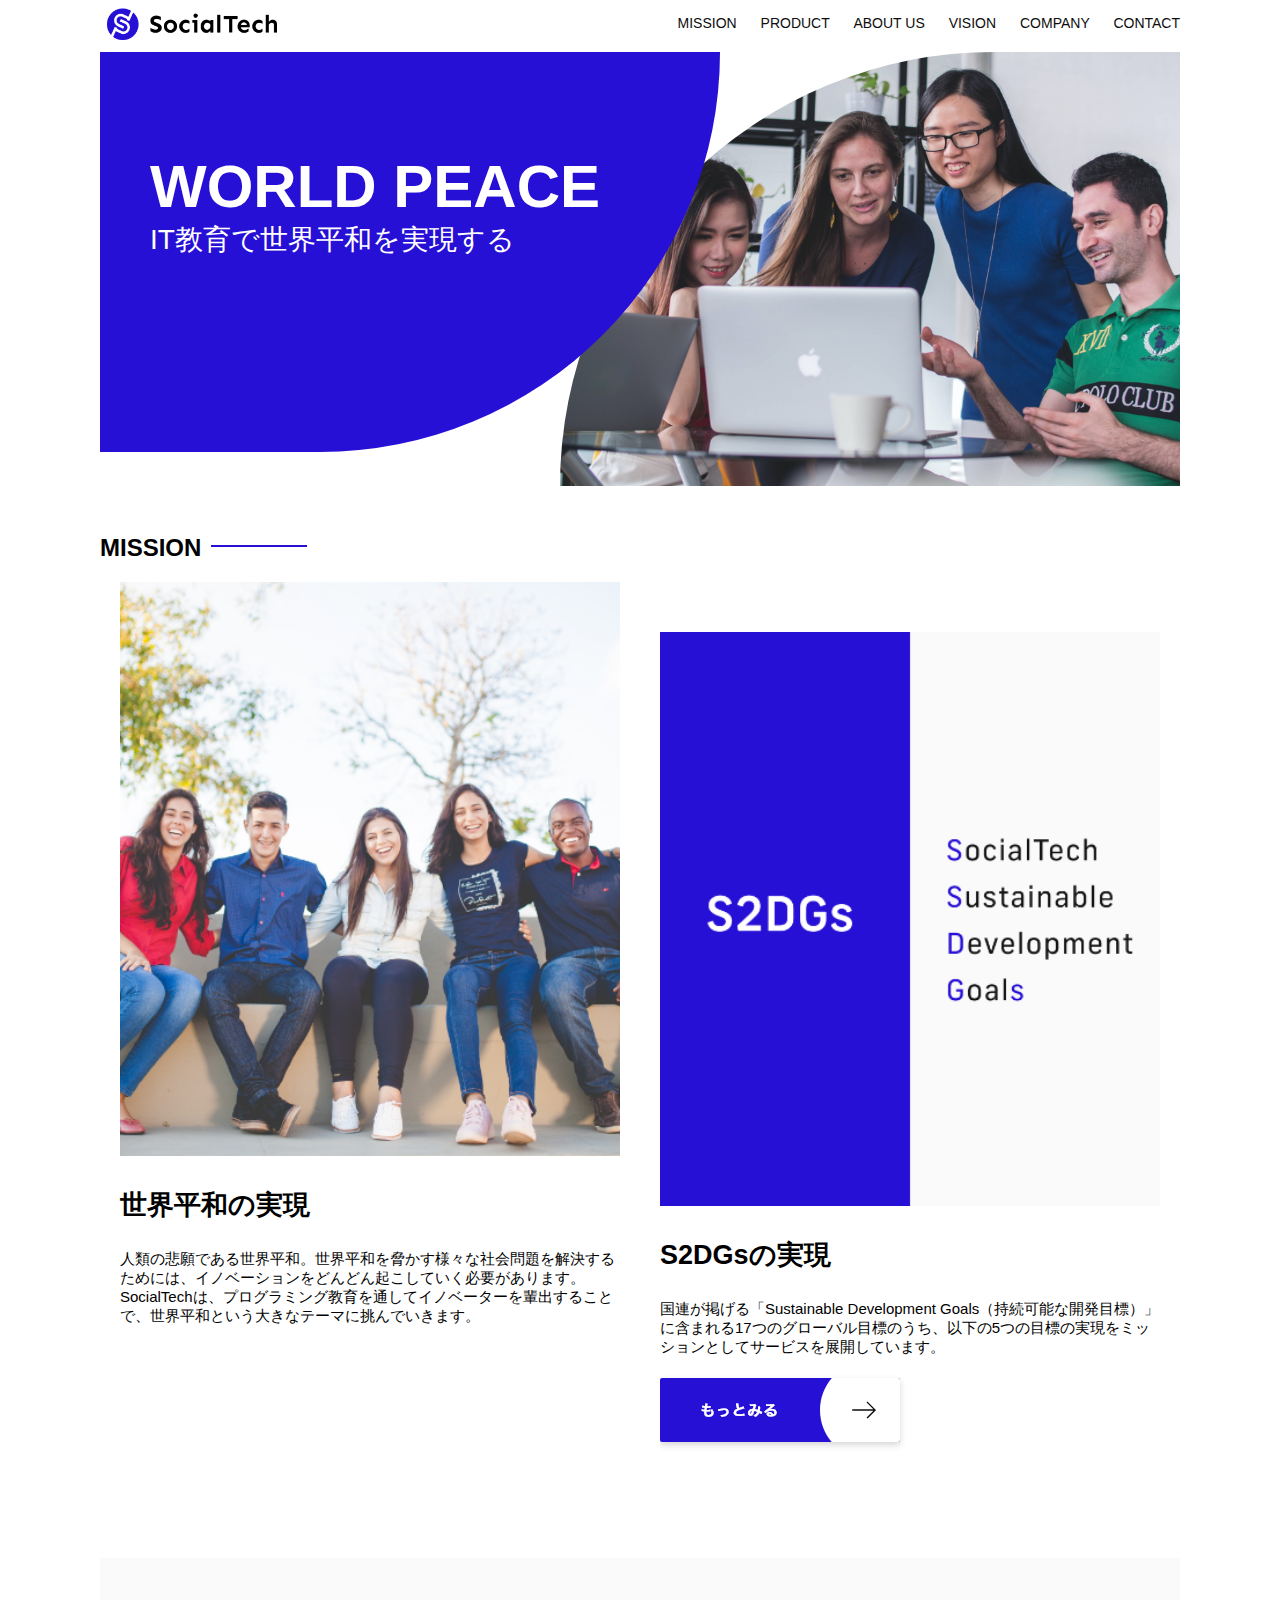
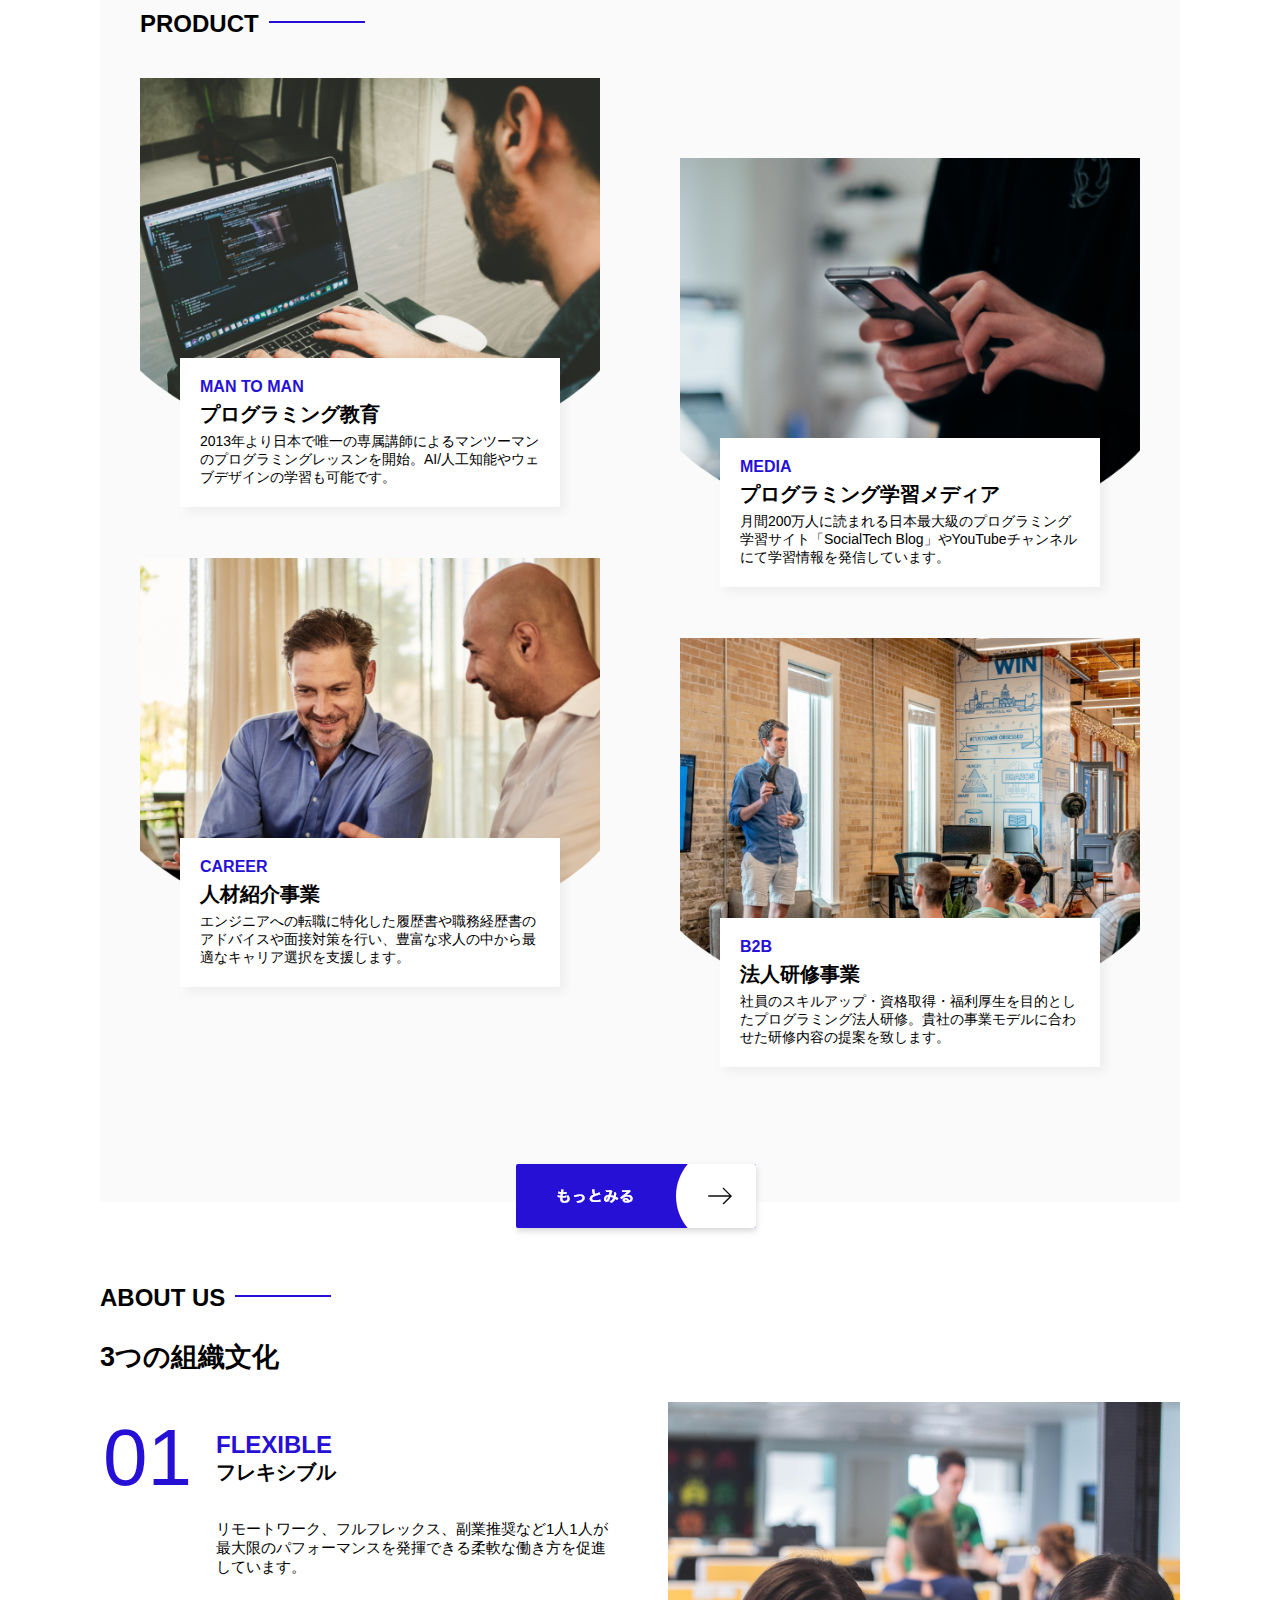
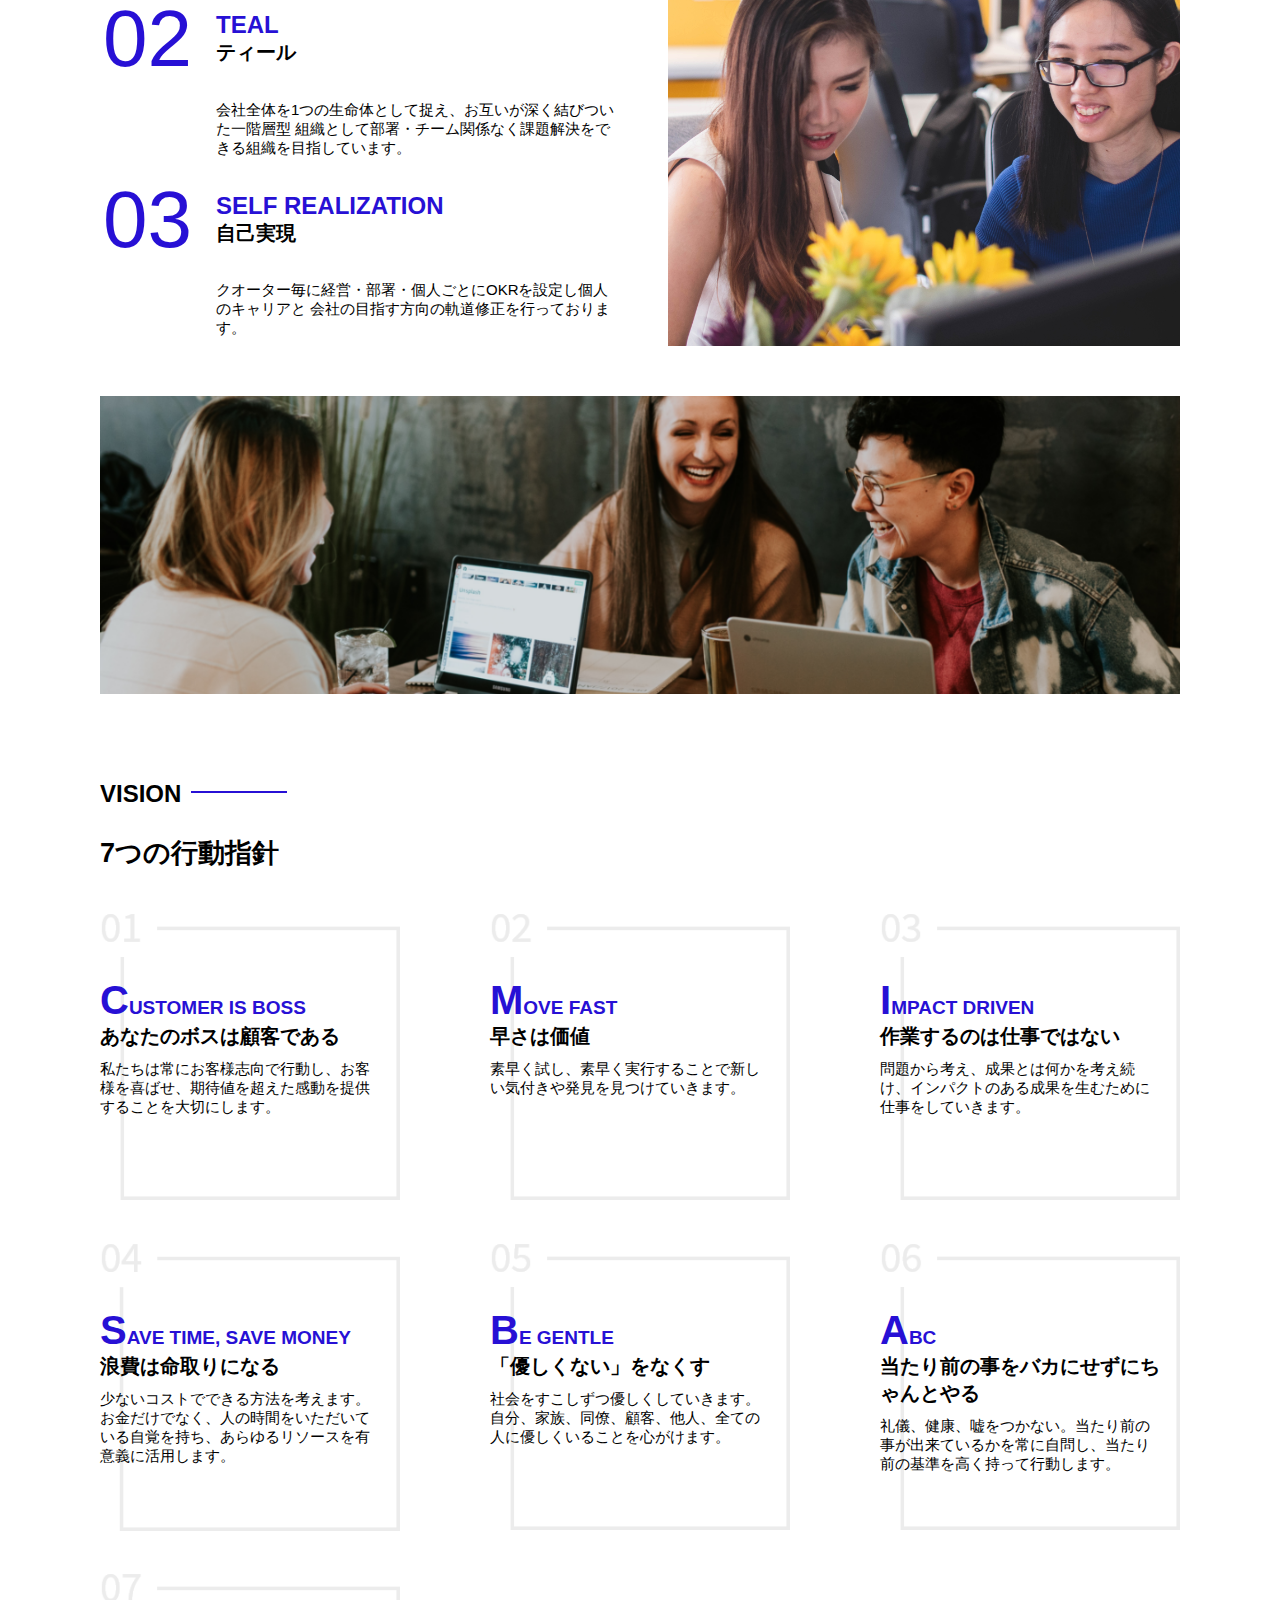
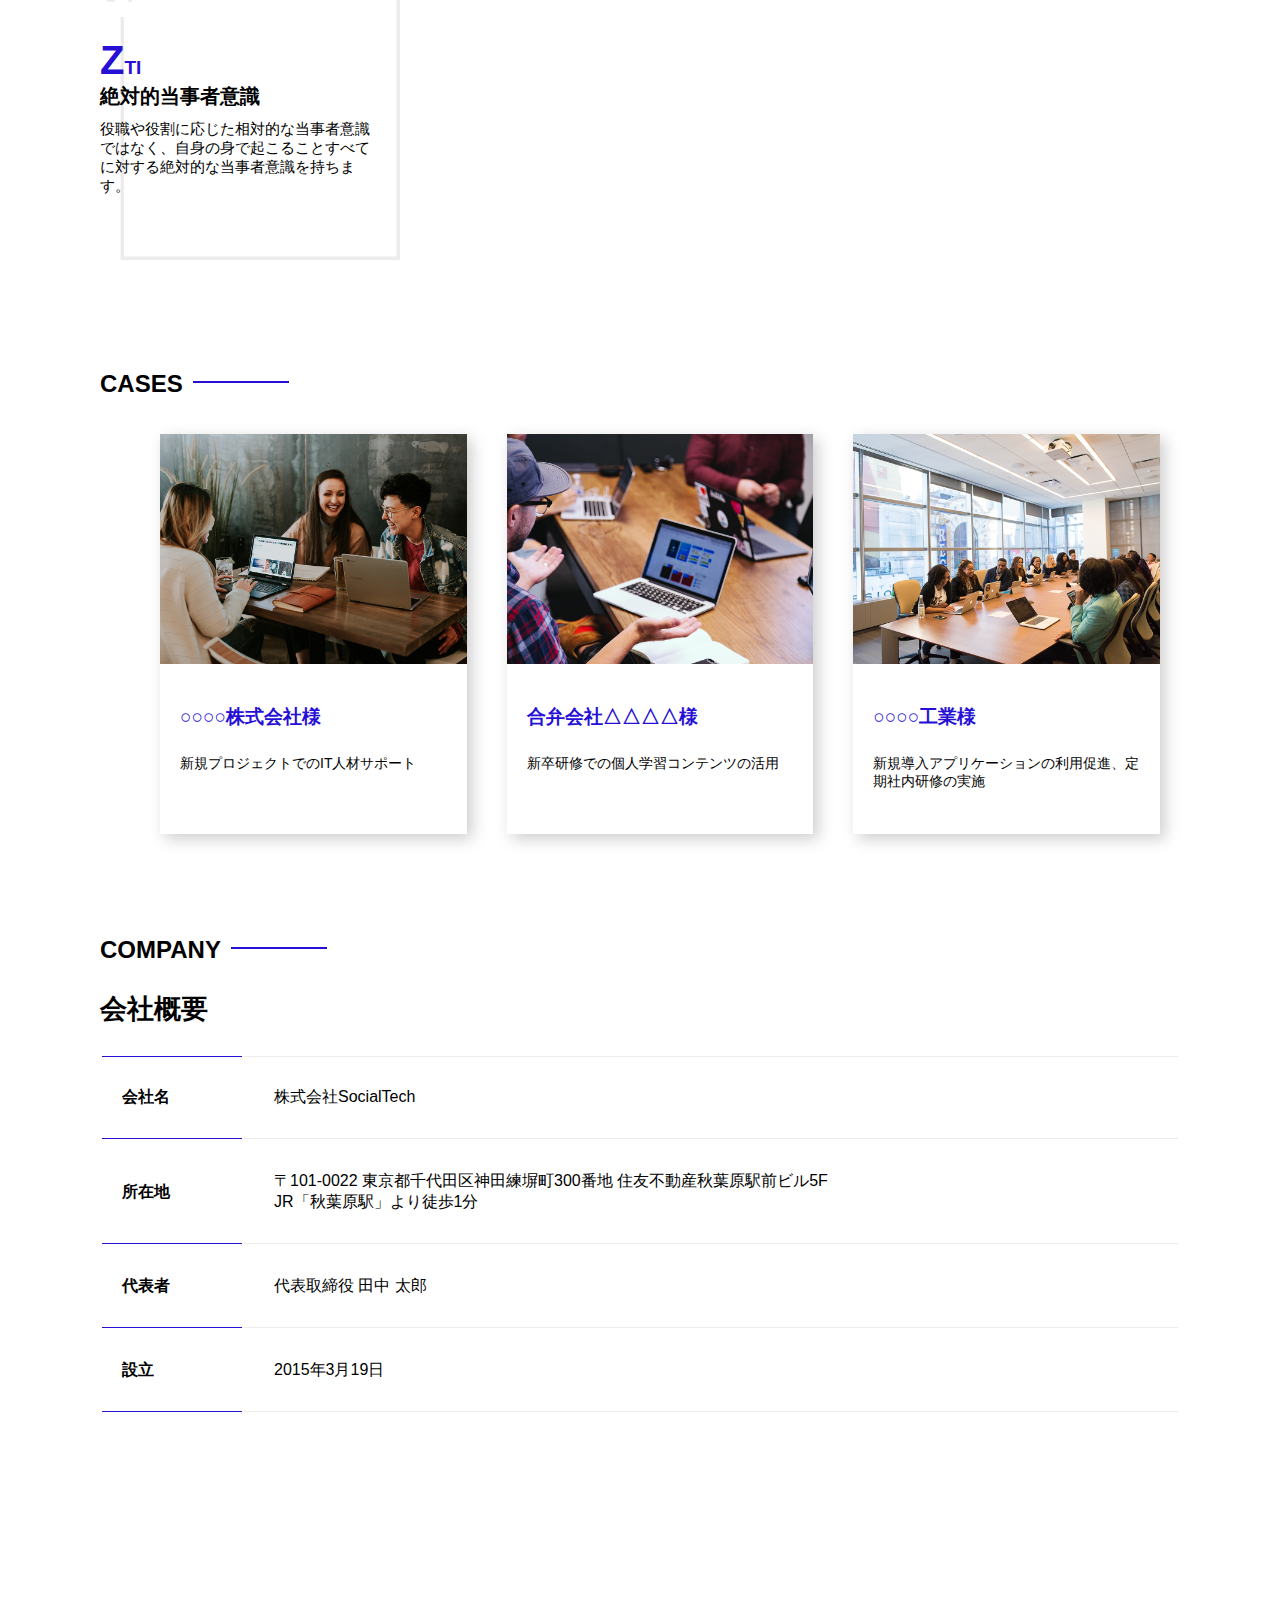
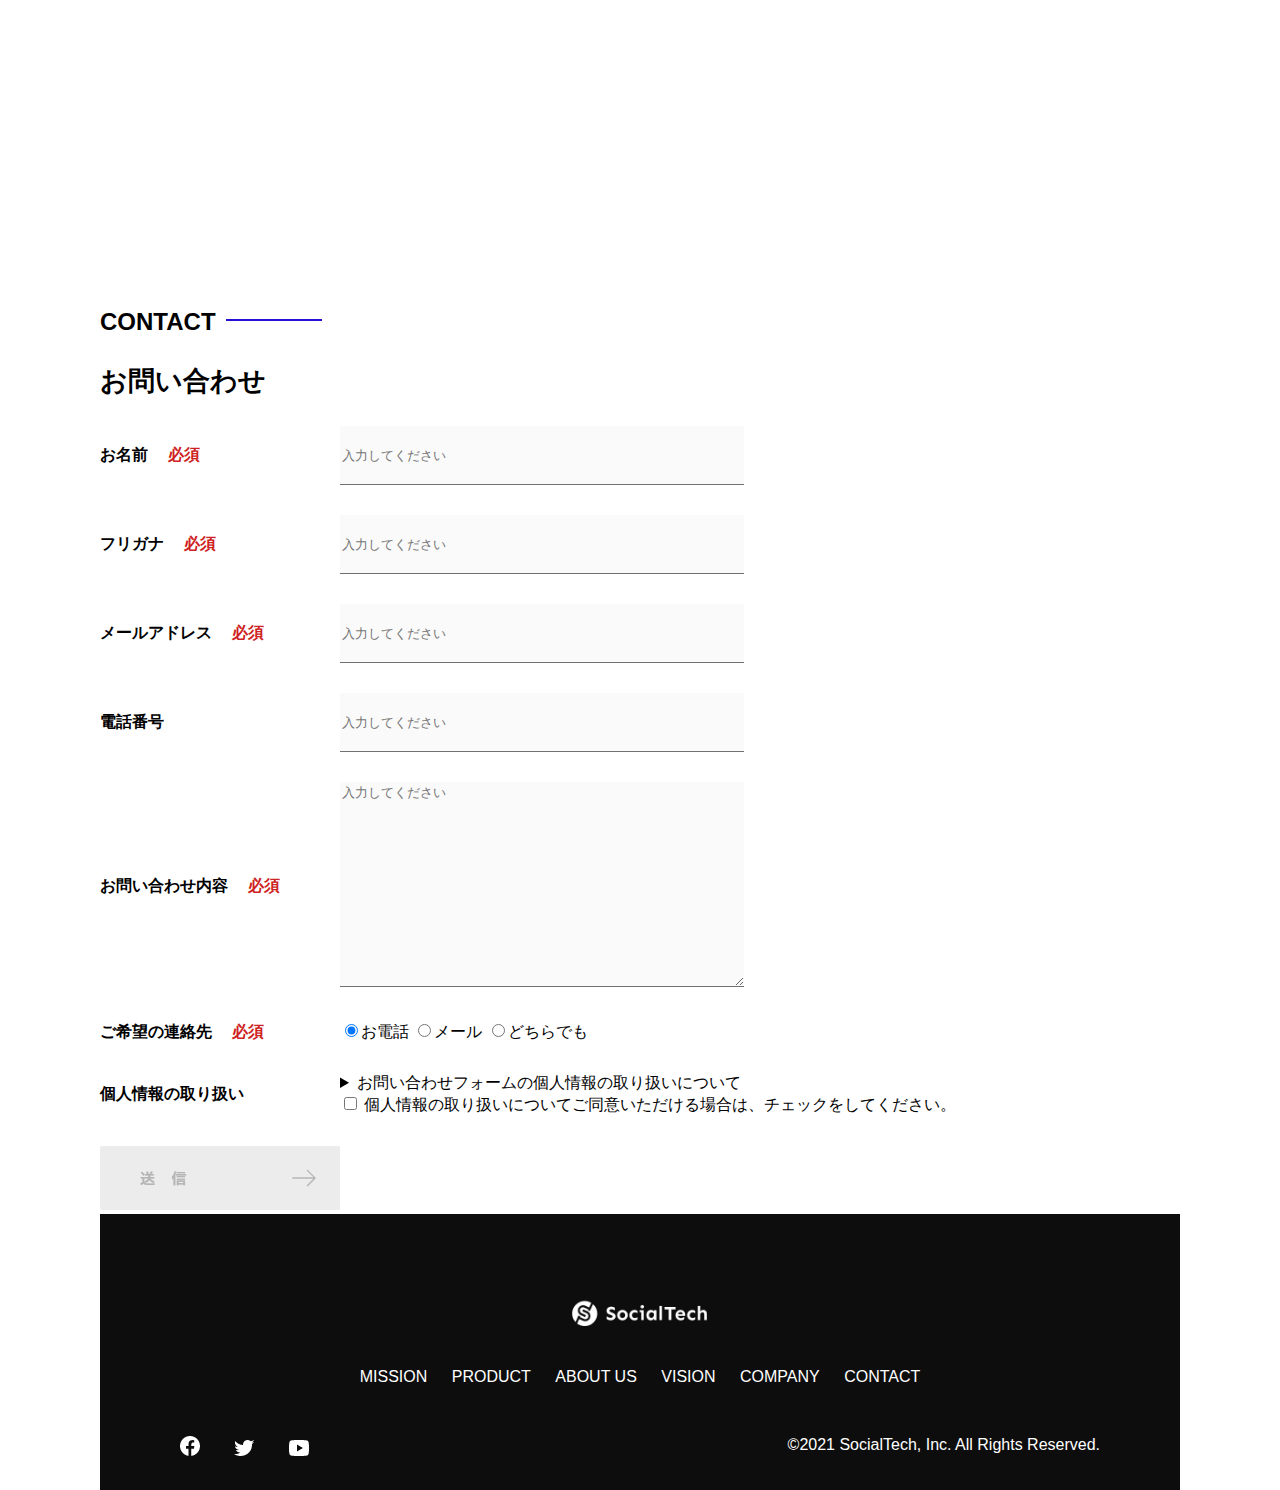
<file: index.html>
<!DOCTYPE html>
<html>
  <head>
    <title>SocialTech</title>
    <meta charset="utf-8">
    <meta name="description" content="SocialTechはEdTech業界のリーディングカンパニーを目指します。">
    <meta name="viewport" content="width=device-width, initial-scale=1.0">
    <link rel="stylesheet" href="style.css"> 
  </head>
  <body>
     <!-- ヘッダー -->
     <header>
        <!-- ロゴ -->
        <a href="index.html" id="logo"><img src="images/logo.png" alt="トップページに戻る"></a>

         <!-- PC用ナビゲーション -->
         <nav id="nav-pc">
           <a href="mission.html">MISSION</a>
           <a href="product.html">PRODUCT</a>
           <a href="index.html#aboutus">ABOUT US</a>
           <a href="index.html#vision">VISION</a>
           <a href="index.html#company">COMPANY</a>
           <a href="index.html#contact">CONTACT</a>
         </nav>
          <!-- スマホ用メニューボタン -->
          <img id="menu-sp" src="images/button-menu.png" alt="ナビゲーションを開く" onclick="document.getElementById('nav-sp').style.display = 'block'">
     
          <!-- スマホ用ナビゲーション -->
          <nav id="nav-sp">
            <img id="close" src="images/button-close.png" alt="ナビゲーションを閉じる" onclick="document.getElementById('nav-sp').style.display = 'none'">
            <a id="logo-sp" href="index.html" onclick="document.getElementById('nav-sp').style.display = 'none'"><img src="images/logo-sp.png" alt="トップページに戻る"></a>
            <a class="menu" href="mission.html" onclick="document.getElementById('nav-sp').style.display = 'none'">MISSION</a>
            <a class="menu" href="product.html" onclick="document.getElementById('nav-sp').style.display = 'none'">PRODUCT</a>
            <a class="menu" href="index.html#aboutus" onclick="document.getElementById('nav-sp').style.display = 'none'">ABOUTUS</a>
            <a class="menu" href="index.html#vision" onclick="document.getElementById('nav-sp').style.display = 'none'">VISION</a>
            <a class="menu" href="index.html#company" onclick="document.getElementById('nav-sp').style.display = 'none'">COMPANY</a>
            <a class="menu" href="index.html#contact" onclick="document.getElementById('nav-sp').style.display = 'none'">CONTACT</a>
            <div id="sns">
             <a href="https://www.facebook.com/sejuku2013"><img src="images/button-facebook.png" alt="Facebookのリンク"></a>
             <a href="https://twitter.com/samuraijuku"><img src="images/button-twitter.png" alt="Twitterのリンク"></a>
             <a href="https://www.youtube.com/channel/UCCFOQO5aDK0xXam4cUQXT8g"><img src="images/button-youtube.png" alt="YouTubeのリンク"></a>
            </div>
          </nav>
        </header>
      <main>
        <article>
           <!-- メインビジュアル -->
           <section id="main-visual">
              <div id="main-message">
                  <h1>WORLD PEACE</h1>
                  <p>IT教育で世界平和を実現する</p>
              </div>
              <img src="images/index/index-main.png" alt="PCの周りに集まる多国籍の仲間たち">
           </section>
           <!-- ミッション -->
           <section id="mission">
              <h2 class="index-h2">MISSION</h2>
             <div id="mission-flex">
              <div>
                 <img id="mission-photo" src="images/index/index-mission.png" alt="屋外のベンチで写真を撮影する多国籍の仲間たち">
                 <h3>世界平和の実現</h3>
                 <p>
                  人類の悲願である世界平和。世界平和を脅かす様々な社会問題を解決するためには、イノベーションをどんどん起こしていく必要があります。SocialTechは、プログラミング教育を通してイノベーターを輩出することで、世界平和という大きなテーマに挑んでいきます。
                 </p>
              </div>
              <div>
                <img id="s2dgs" src="images/index/s2dgs.png" alt="S2DGs">
                <h3>S2DGsの実現</h3>
                <p>国連が掲げる「Sustainable Development Goals（持続可能な開発目標）」に含まれる17つのグローバル目標のうち、以下の5つの目標の実現をミッションとしてサービスを展開しています。</p>
                <a href="mission.html">
                  <img src="images/button-more.png" alt="もっとみる">
                </a>
              </div>
             </div>
           </section>
           <!-- プロダクト -->
            <section id="product">
              <h2 class="index-h2">PRODUCT</h2>
              <div>
                <div id="product-left">
                    <div>
                      <img class="product-photo" src="images/index/index-mantoman.png" alt="PCでコードを書く男性">
                      <div class="product-explain">
                        <span>MAN TO MAN</span>
                        <h3>プログラミング教育</h3>
                        <p>2013年より日本で唯一の専属講師によるマンツーマンのプログラミングレッスンを開始。AI/人工知能やウェブデザインの学習も可能です。</p>  
                      </div>
                    </div>
                    <div>
                      <img class="product-photo" src="images/index/index-career.png" alt="笑顔で話し合う2人の男性">
                      <div class="product-explain">
                        <span>CAREER</span>
                        <h3>人材紹介事業</h3>
                        <p>エンジニアへの転職に特化した履歴書や職務経歴書のアドバイスや面接対策を行い、豊富な求人の中から最適なキャリア選択を支援します。</p>
                      </div>
                    </div>
                </div>
                <div id="product-right">
                   <div>
                    <img class="product-photo" src="images/index/index-media.png" alt="スマートフォンを操作する人">
                    <div class="product-explain">
                      <span>MEDIA</span>
                      <h3>プログラミング学習メディア</h3>
                      <p>月間200万人に読まれる日本最大級のプログラミング学習サイト「SocialTech Blog」やYouTubeチャンネルにて学習情報を発信しています。</p>
                    </div>
                   </div>
                   <div>
                    <img class="product-photo" src="images/index/index-b2b.png" alt="講演中の男性とそれを聴く人々">
                    <div class="product-explain">
                      <span>B2B</span>
                      <h3>法人研修事業</h3>
                      <p>社員のスキルアップ・資格取得・福利厚生を目的としたプログラミング法人研修。貴社の事業モデルに合わせた研修内容の提案を致します。</p>
                    </div>
                   </div>
                </div>
              </div>
              <div>
                <a id="product-more" href="product.html">
                  <img src="images/button-more.png" alt="もっとみる">
                </a>
              </div>
            </section>
            <!-- ABOUT US -->
            <section id="aboutus">
              <h2 class="index-h2">ABOUT US</h2>
              <h3>3つの組織文化</h3>
              <div>
                 <table class="culture-table">
                   <tr>
                     <td>
                       <span class="culture-num">01</span>
                     </td>
                     <td>
                       <span class="culture-en">FLEXIBLE</span>
                       <span class="culture-jp">フレキシブル</span>
                     </td>
                   </tr>
                   <tr>
                     <td>
                       <!-- 空のセル -->
                     </td>
                     <td>
                       <p class="culture-description">
                        リモートワーク、フルフレックス、副業推奨など1人1人が最大限のパフォーマンスを発揮できる柔軟な働き方を促進しています。
                       </p>
                     </td>
                   </tr>
                   <tr>
                    <td>
                      <span class="culture-num">02</span>
                    </td>
                    <td>
                      <span class="culture-en">TEAL</span>
                      <span class="culture-jp">ティール</span>
                    </td>
                   </tr>
                   <tr>
                    <td>
                      <!-- 空のセル -->
                    </td>
                    <td>
                      <p class="culture-description">
                        会社全体を1つの生命体として捉え、お互いが深く結びついた一階層型
                        組織として部署・チーム関係なく課題解決をできる組織を目指しています。
                      </p>
                    </td>
                   </tr>
                   <tr>
                     <td>
                       <span class="culture-num">03</span>
                     </td>
                     <td>
                      <span class="culture-en">SELF REALIZATION</span>
                      <span class="culture-jp">自己実現</span>
                     </td>
                   </tr>
                   <tr>
                     <td>
                       <!-- 空のセル -->
                     </td>
                     <td>
                      <p class="culture-description">
                        クオーター毎に経営・部署・個人ごとにOKRを設定し個人のキャリアと
                        会社の目指す方向の軌道修正を行っております。
                      </p>
                     </td>
                   </tr>
                 </table>
                  <img class="culture-img" src="images/index/index-aboutus1.png" alt="笑顔で話し合う2人の女性"> 
              </div>
               <img class="culture-img2" src="images/index/index-aboutus2.png" alt="笑顔で話し合う3人の男女">
            </section>
             <!-- VISION -->
             <section id="vision">
              <h2 class="index-h2">VISION</h2>
              <h3>7つの行動指針</h3>
              <div>
                 <div class="vision-box">
                   <img src="images/index/vision-01.png" alt="01">
                   <span>
                     <h4>CUSTOMER IS BOSS</h4>
                     <h5>あなたのボスは顧客である</h5>
                     <p>私たちは常にお客様志向で行動し、お客様を喜ばせ、期待値を超えた感動を提供することを大切にします。</p>
                   </span>
                 </div>
                  <div class="vision-box">
                    <img src="images/index/vision-02.png" alt="02">
                    <span>
                      <h4>MOVE FAST</h4>
                      <h5>早さは価値</h5>
                      <p>素早く試し、素早く実行することで新しい気付きや発見を見つけていきます。</p>
                    </span>
                  </div>
                  <div class="vision-box">
                    <img src="images/index/vision-03.png" alt="03">
                    <span>
                      <h4>IMPACT DRIVEN</h4>
                      <h5>作業するのは仕事ではない</h5>
                      <p>問題から考え、成果とは何かを考え続け、インパクトのある成果を生むために仕事をしていきます。</p>
                    </span>
                  </div>
                  <div class="vision-box">
                    <img src="images/index/vision-04.png" alt="04">
                    <span>
                      <h4>SAVE TIME, SAVE MONEY</h4>
                      <h5>浪費は命取りになる</h5>
                      <p>少ないコストでできる方法を考えます。お金だけでなく、人の時間をいただいている自覚を持ち、あらゆるリソースを有意義に活用します。</p>
                    </span>
                  </div>
                  <div class="vision-box">
                    <img src="images/index/vision-05.png" alt="05">
                    <span>
                      <h4>BE GENTLE</h4>
                      <h5>「優しくない」をなくす</h5>
                      <p>社会をすこしずつ優しくしていきます。自分、家族、同僚、顧客、他人、全ての人に優しくいることを心がけます。</p>
                    </span>
                  </div>
                  <div class="vision-box">
                    <img src="images/index/vision-06.png" alt="06">
                    <span>
                      <h4>ABC</h4>
                      <h5>当たり前の事をバカにせずにちゃんとやる</h5>
                      <p>礼儀、健康、嘘をつかない。当たり前の事が出来ているかを常に自問し、当たり前の基準を高く持って行動します。</p>
                    </span>
                  </div>
                  <div class="vision-box">
                    <img src="images/index/vision-07.png" alt="07">
                    <span>
                      <h4>ZTI</h4>
                      <h5>絶対的当事者意識</h5>
                      <p>役職や役割に応じた相対的な当事者意識ではなく、自身の身で起こることすべてに対する絶対的な当事者意識を持ちます。</p>
                      </h5>
                    </span>
                  </div>
              </div>
             </section>
             <section id="cases">
               <h2 class="index-h2">CASES</h2>
                 <ul>
                   <li class="case-card">
                     <img class="case-img" src="images/index/case-1.png" alt="仲良く語り合う3人">
                       <div class="case-info">
                         <h4 class="case-name">○○○○株式会社様</h4>
                         <p class="case-content">新規プロジェクトでのIT人材サポート</p>
                       </div>
                   </li>
                   <li class="case-card">
                     <img class="case-img" src="images/index/case-2.png" alt="PCでコンテンツを見る">
                       <div class="case-info">
                         <h4 class="case-name">合弁会社△△△△様</h4>
                         <p class="case-content">新卒研修での個人学習コンテンツの活用</p>
                       </div>
                   </li>
                   <li class="case-card">
                     <img class="case-img" src="images/index/case-3.png" alt="社内研修中の会議室">
                       <div class="case-info">
                         <h4 class="case-name">○○○○工業様</h4>
                         <p class="case-content">新規導入アプリケーションの利用促進、定期社内研修の実施</p>
                       </div>
                   </li>
                 </ul>
             </section>
              <!-- COMPANY -->
              <section id="company">
                <h2 class="index-h2">COMPANY</h2>
                <h3>会社概要</h3>
                 <table id="company-table">
                   <tr>
                     <th class="tableheader-first">会社名</th>
                     <td class="cell-first">株式会社SocialTech</td>
                   </tr>
                   <tr>
                     <th class="tableheader">所在地</th>
                     <td class="cell">〒101-0022 東京都千代田区神田練塀町300番地 住友不動産秋葉原駅前ビル5F<br>JR「秋葉原駅」より徒歩1分</td>
                   </tr>
                   <tr>
                     <th class="tableheader">代表者</th>
                     <td class="cell">代表取締役 田中 太郎</td>
                   </tr>
                   <tr>
                     <th class="tableheader">設立</th>
                     <td class="cell">2015年3月19日</td>
                   </tr>
                 </table>
                  <iframe
                 src="https://www.google.com/maps/embed?pb=!1m18!1m12!1m3!1d3240.0688551336807!2d139.7720776771055!3d35.69992317258124!2m3!1f0!2f0!3f0!3m2!1i1024!2i768!4f13.1!3m3!1m2!1s0x60188fee13660e23%3A0x77137876edf742ac!2z5L2P5Y-L5LiN5YuV55Sj56eL6JGJ5Y6f6aeF5YmN44OT44Or!5e0!3m2!1sja!2sjp!4v1704858013291!5m2!1sja!2sjp"
                 style="border:0;" allowfullscreen="" loading="lazy">
                  </iframe>
              </section>
               <!-- お問い合わせフォーム -->
               <section id="contact">
                 <h2 class="index-h2">CONTACT</h2>
                 <h3>お問い合わせ</h3>
                 <form>
                    <div>
                      <div class="contact-heading">
                        <label class="contact-label">お名前<span class="contact-span">必須</span></label>
                      </div>
                      <div>
                        <input type="text" name="name" placeholder="入力してください" class="contact-textbox">
                      </div>
                    </div>
                    <div>
                      <div class="contact-heading">
                        <label class="contact-label">フリガナ<span class="contact-span">必須</span></label>
                      </div>
                      <div>
                        <input type="text" name="hurigana" placeholder="入力してください" class="contact-textbox">
                      </div>
                    </div>
                    <div>
                       <div class="contact-heading">
                        <label class="contact-label">メールアドレス<span class="contact-span">必須</span></label>
                       </div>
                       <div>
                         <input type="text" name="email" placeholder="入力してください" class="contact-textbox">
                       </div>
                    </div>
                    <div>
                      <div class="contact-heading">
                        <label class="contact-label">電話番号</label>
                      </div>
                      <div>
                        <input type="text" name="tel" placeholder="入力してください" class="contact-textbox">
                      </div>
                    </div>
                    <div>
                      <div class="contact-heading">
                        <label class="contact-label">お問い合わせ内容<span class="contact-span">必須</span></label>
                      </div>
                      <div>
                        <textarea class="contact-textarea" placeholder="入力してください" name="message"></textarea>
                      </div>
                    </div>
                     <div>
                      <div class="contact-heading">
                        <label class="contact-label">ご希望の連絡先<span class="contact-span">必須</span></label>
                      </div>
                      <div>
                        <input class="radiobutton" type="radio" value="tel" name="contact" checked><label>お電話</label>
                        <input class="radiobutton" type="radio" value="mail" name="contact"><label>メール</label>
                        <input class="radiobutton" type="radio" value="both" name="contact"><label>どちらでも</label>
                      </div>
                     </div>
                      <div>
                        <div class="contact-heading">
                          <label class="contact-label">個人情報の取り扱い</label>
                        </div>
                        <div>
                          <details>
                            <summary>お問い合わせフォームの個人情報の取り扱いについて</summary>
                            <div>
                              <span>１．組織の名称又は氏名</span><br>
                              株式会社SocialTech<br><br>
                              <span>２．個人情報保護管理者（若しくはその代理人）の氏名又は職名、所属及び連絡先
                                鈴木 一郎 コーポレート部</span><br>
                                メールアドレス：samurai@example.com<br>
                                TEL：03-1234-5678<br>
                                <span>３．個人情報の利用目的</span><br>
                                ・本サービス及び本サービスに関連する情報の提供又はそれらに関する連絡のため<br>
                                ・ユーザーの本人確認のため<br>
                                ・当社サービスのご案内のため<br>
                                ・当社の商品等の広告または宣伝（電子メールによるものを含むものとします。）<br><br>
                                <span>４．個人情報の取り扱い業務の委託</span><br>
                                個人情報の取扱業務の全部または一部を外部に業務委託する場合があります。<br>
                                その際、弊社は、個人情報を適切に保護できる管理体制を敷き実行していることを条件として<br>
                                委託先を厳選したうえで、機密保持契約を委託先と締結し、お客様の個人情報を厳密に管理させます。<br><br>
                                <span>５．個人情報の開示等の請求</span><br>
                                お客様は、弊社に対してご自身の個人情報の開示等（利用目的の通知、開示、内容の訂正・追加・削除、利用の停止または消去、第三者への提供の停止）に関して、当社問合わせ窓口に申し出ることができます。<br>
                                その際、弊社はお客様ご本人を確認させていただいたうえで、合理的な期間内に対応いたします。<br><br>
                                なお、個人情報に関する弊社問合わせ先は、次の通りです。<br><br>
                                株式会社SocialTech　個人情報問合せ窓口<br>
                                〒101-0022 東京都千代田区神田練塀町300番地 住友不動産秋葉原駅前ビル5F<br>
                                メールアドレス：samurai@example.com　TEL：03-1234-5678<br><br>
                                <span>６．個人情報を提供されることの任意性について</span><br><br>
                                お客様がご自身の個人情報を弊社に提供されるか否かは、お客様のご判断によりますが、もしご提供されない場合には、適切なサービスが提供できない場合がありますので予めご了承ください。
                            </div>
                          </details>
                          <input type="checkbox" name="agree">
                          <span>個人情報の取り扱いについてご同意いただける場合は、チェックをしてください。</span>
                        </div>
                      </div>
                       <input type="image" src="images/button-submit.png" alt="送信する">
                 </form>
               </section>
        </article>
         <footer>
           <div id="footer-logo">
             <img src="images/logo-sp.png" alt="SocialTech">
           </div>
            <div id="footer-link">
              <a href="mission.html">MISSION</a>
              <a href="product.html">PRODUCT</a>
              <a href="index.html#aboutus">ABOUT US</a>
              <a href="index.html#vision">VISION</a>
              <a href="index.html#company">COMPANY</a>
              <a href="index.html#contact">CONTACT</a> 
            </div>
             <div id="sns-footer">
               <a href="https://www.facebook.com/sejuku2013"><img src="images/button-facebook.png" alt="Facebookのリンク"></a>
               <a href="https://twitter.com/samuraijuku"><img src="images/button-twitter.png" alt="Twitterのリンク"></a>
               <a href="https://www.youtube.com/channel/UCCFOQO5aDK0xXam4cUQXT8g"><img src="images/button-youtube.png" alt="YouTubeのリンク"></a>
               <span id="copyright">&copy;2021 SocialTech, Inc. All Rights Reserved. </span>
              </div>
         </footer>
      </main>
  </body>
</html>
</file>
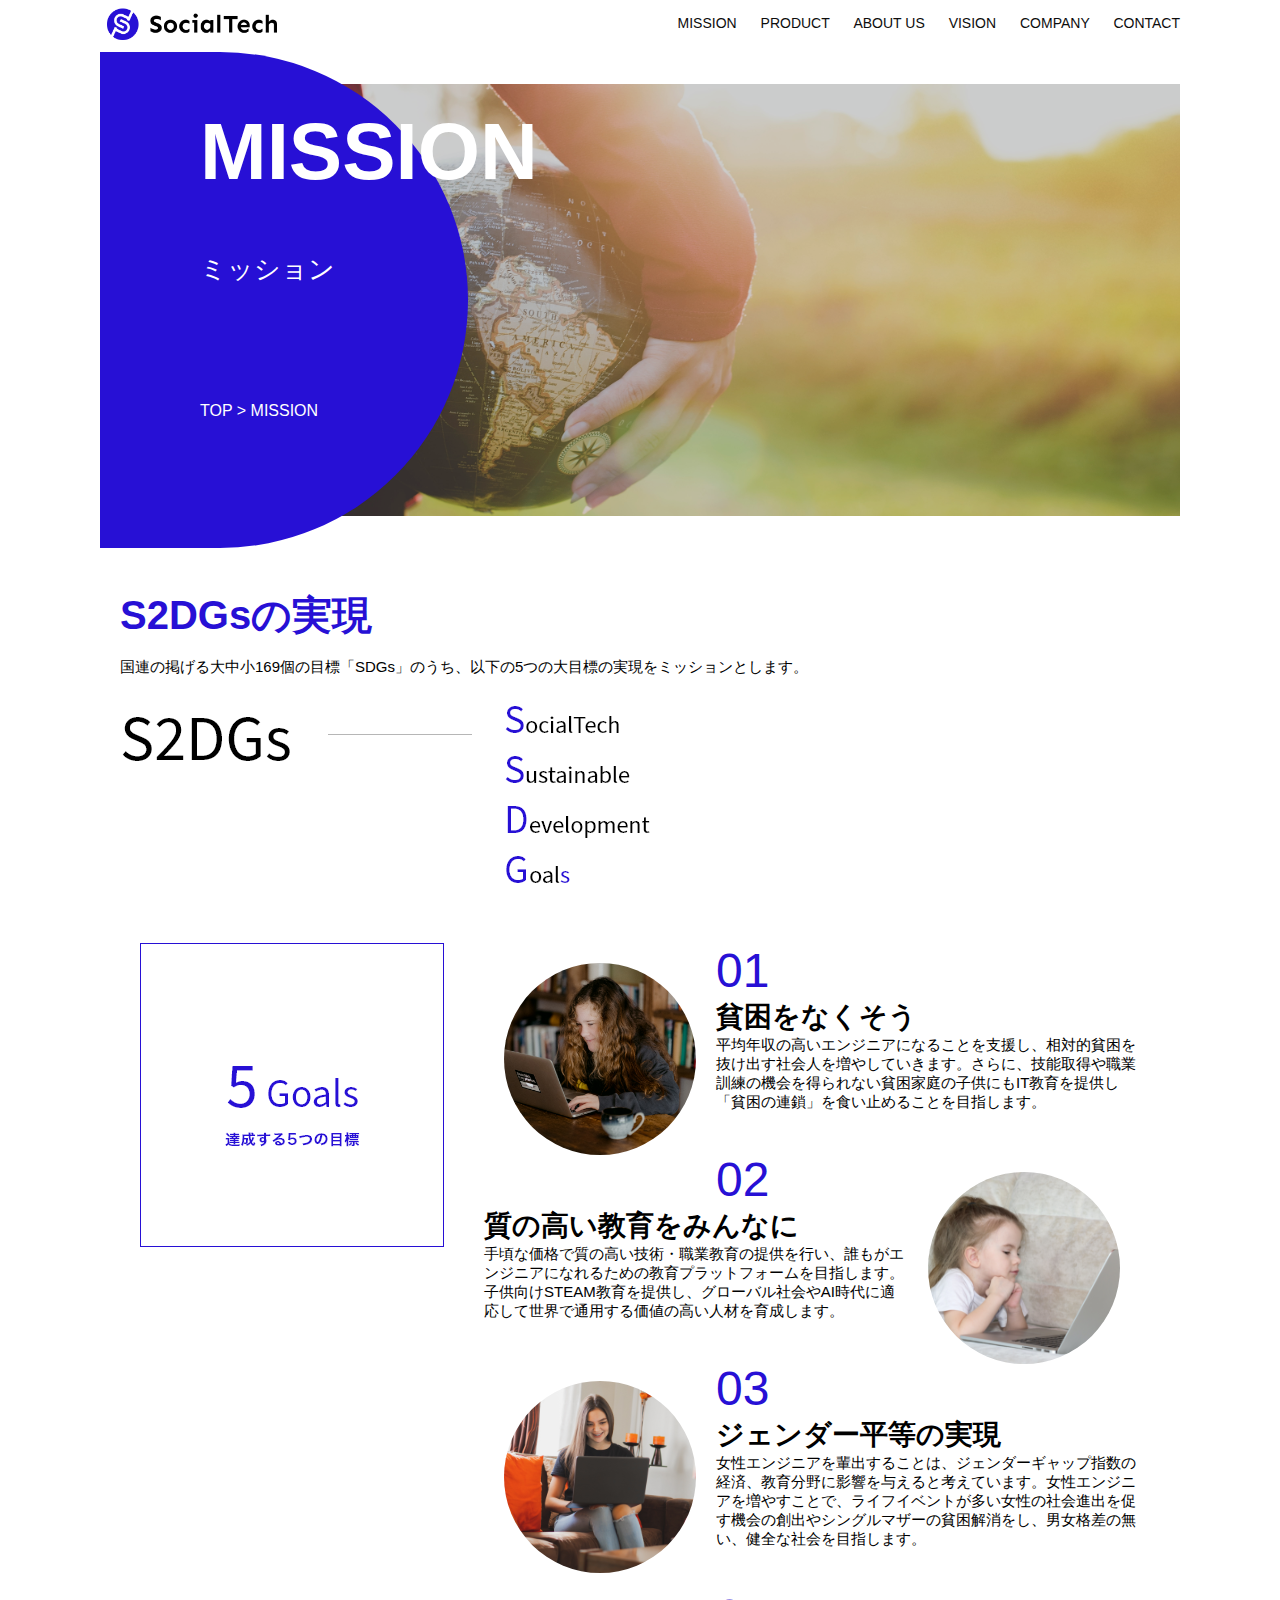
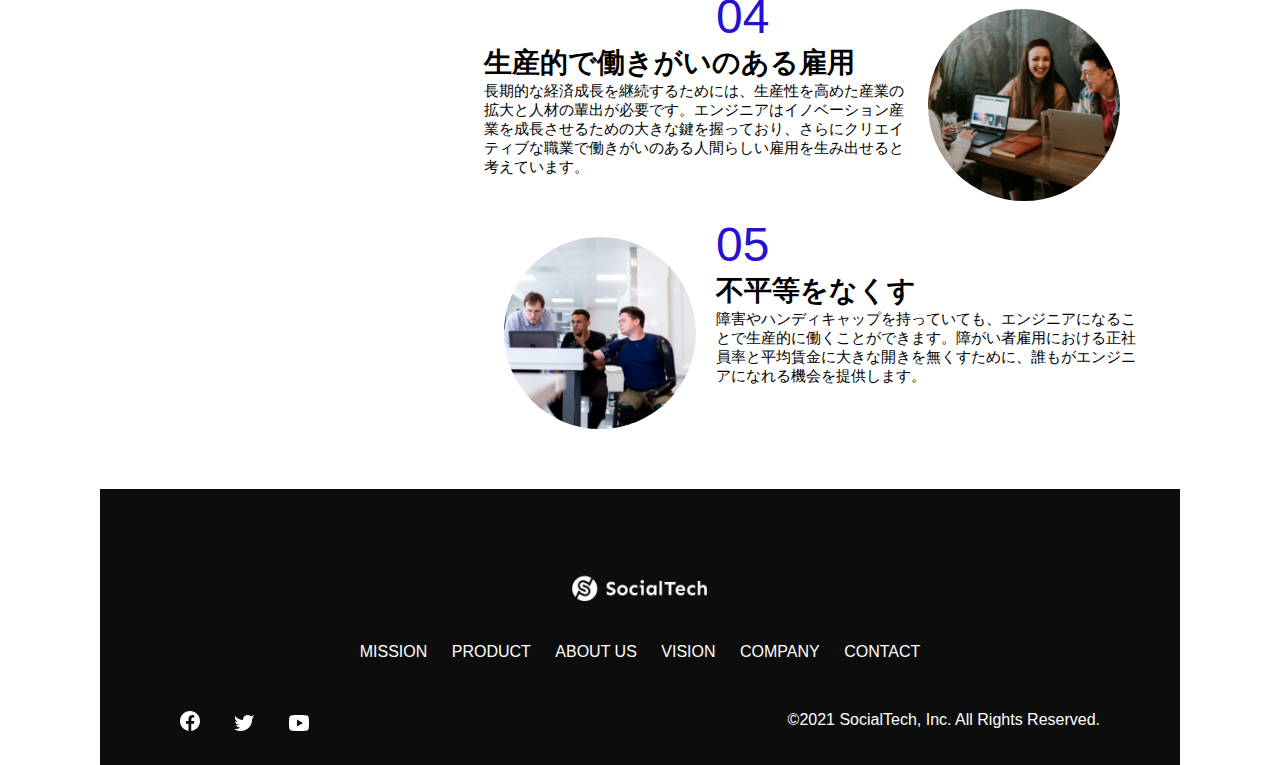
<file: mission.html>
<!DOCTYPE html>
  <html>
  <head>
    <title>SocialTech - MISSION ミッション -</title>
    <meta charset="UTF-8">
    <meta name="description" content="SocialTechが目指す5つの目標（S2DGs）を紹介します">
    <meta name="viewport" content="width=device-width, initial-scale=1.0">
    <link rel="stylesheet" href="style.css">
  </head>
 
  <body>
    <!-- ヘッダー -->
    <header>
      <!-- ロゴ -->
      <a href="index.html" id="logo"><img src="images/logo.png" alt="トップページに戻る"></a>
  
      <!-- PC用ナビゲーション -->
      <nav id="nav-pc">
        <a href="mission.html">MISSION</a>
        <a href="product.html">PRODUCT</a>
        <a href="index.html#aboutus">ABOUT US</a>
        <a href="index.html#vision">VISION</a>
        <a href="index.html#company">COMPANY</a>
        <a href="index.html#contact">CONTACT</a>
      </nav>
  
      <!-- スマホ用メニューボタン -->
      <img id="menu-sp" src="images/button-menu.png" alt="ナビゲーションを開く" onclick="document.getElementById('nav-sp').style.display = 'block'">
  
      <!-- スマホ用ナビゲーション -->
      <nav id="nav-sp">
        <img id="close" src="images/button-close.png" alt="ナビゲーションを閉じる" onclick="document.getElementById('nav-sp').style.display = 'none'">
        <a id="logo-sp" href="index.html" onclick="document.getElementById('nav-sp').style.display = 'none'"><img
            src="images/logo-sp.png" alt="トップページに戻る"></a>
        <a class="menu" href="mission.html" onclick="document.getElementById('nav-sp').style.display = 'none'">MISSION</a>
        <a class="menu" href="product.html" onclick="document.getElementById('nav-sp').style.display = 'none'">PRODUCT</a>
        <a class="menu" href="index.html#aboutus" onclick="document.getElementById('nav-sp').style.display = 'none'">ABOUT
          US</a>
        <a class="menu" href="index.html#vision"
          onclick="document.getElementById('nav-sp').style.display = 'none'">VISION</a>
        <a class="menu" href="index.html#company"
          onclick="document.getElementById('nav-sp').style.display = 'none'">COMPANY</a>
        <a class="menu" href="index.html#contact"
          onclick="document.getElementById('nav-sp').style.display = 'none'">CONTACT</a>
        <div id="sns">
          <a href="https://www.facebook.com/sejuku2013"><img src="images/button-facebook.png" alt="Facebookのリンク"></a>
          <a href="https://twitter.com/samuraijuku"><img src="images/button-twitter.png" alt="Twitterのリンク"></a>
          <a href="https://www.youtube.com/channel/UCCFOQO5aDK0xXam4cUQXT8g"><img src="images/button-youtube.png" alt="YouTubeのリンク"></a>
        </div>
      </nav>
    </header>
    <main>
      <article>
         <section id="mission-main">
           <div id="mission-title">
             <h1>MISSION</h1>
             <span>ミッション</span>
             <div>TOP > MISSION</div>
           </div>
         </section>
          <section id="mission-s2dgs">
            <h2 class="mission-h2">S2DGsの実現</h2>
            <p>国連の掲げる大中小169個の目標「SDGs」のうち、以下の5つの大目標の実現をミッションとします。</p>
            <img src="images/mission/mission-s2dgs.png" alt="S2DGs">
          </section>
           <section id="mission-5goals">
             <div>
               <img id="s2dgs-image" src="images/mission/mission-5goals.png" alt="5Goals">
             </div>
                <div>
                  <div>
                    <img class="fivegoals-image-left" src="images/mission/mission-5goals01.png" alt="PCを操作する女の子">
                    <span class="fivegoals-number">01</span>
                    <h3 class="fivegoals-h3">貧困をなくそう</h3>
                    <p class="fivegoals-p">
                      平均年収の高いエンジニアになることを支援し、相対的貧困を抜け出す社会人を増やしていきます。さらに、技能取得や職業訓練の機会を得られない貧困家庭の子供にもIT教育を提供し「貧困の連鎖」を食い止めることを目指します。
                    </p>
                  </div>

                  <div>
                    <img class="fivegoals-image-right" src="images/mission/mission-5goals02.png" alt="PCを見つめる小さい女の子">
                    <span class="fivegoals-number">02</span>
                    <h3 class="fivegoals-h3">質の高い教育をみんなに</h3>
                    <p class="fivegoals-p">
                      手頃な価格で質の高い技術・職業教育の提供を行い、誰もがエンジニアになれるための教育プラットフォームを目指します。子供向けSTEAM教育を提供し、グローバル社会やAI時代に適応して世界で通用する価値の高い人材を育成します。
                    </p>
                  </div>

                  <div>
                    <img class="fivegoals-image-left" src="images/mission/mission-5goals03.png" alt="PCを操作する女性">
                    <span class="fivegoals-number">03</span>
                    <h3 class="fivegoals-h3">ジェンダー平等の実現</h3>
                    <p class="fivegoals-p">
                      女性エンジニアを輩出することは、ジェンダーギャップ指数の経済、教育分野に影響を与えると考えています。女性エンジニアを増やすことで、ライフイベントが多い女性の社会進出を促す機会の創出やシングルマザーの貧困解消をし、男女格差の無い、健全な社会を目指します。
                    </p>
                  </div>

                  <div>
                    <img class="fivegoals-image-right" src="images/mission/mission-5goals04.png" alt="笑顔で話し合う3人の男女">
                    <span class="fivegoals-number">04</span>
                    <h3 class="fivegoals-h3">生産的で働きがいのある雇用</h3>
                    <p class="fivegoals-p">
                      長期的な経済成長を継続するためには、生産性を高めた産業の拡大と人材の輩出が必要です。エンジニアはイノベーション産業を成長させるための大きな鍵を握っており、さらにクリエイティブな職業で働きがいのある人間らしい雇用を生み出せると考えています。
                    </p>
                  </div>

                  <div>
                    <img class="fivegoals-image-left" src="images/mission/mission-5goals05.png" alt="障害を持つ男性が生き生きと働く様子">
                    <span class="fivegoals-number">05</span>
                    <h3 class="fivegoals-h3">不平等をなくす</h3>
                    <p class="fivegoals-p">
                      障害やハンディキャップを持っていても、エンジニアになることで生産的に働くことができます。障がい者雇用における正社員率と平均賃金に大きな開きを無くすために、誰もがエンジニアになれる機会を提供します。
                    </p>
                  </div>
                </div>
           </section>
      </article>
      <footer>
        <div id="footer-logo">
          <img src="images/logo-sp.png" alt="SocialTech">
        </div>
        <div id="footer-link">
          <a href="mission.html">MISSION</a>
          <a href="product.html">PRODUCT</a>
          <a href="index.html#aboutus">ABOUT US</a>
          <a href="index.html#vision">VISION</a>
          <a href="index.html#company">COMPANY</a>
          <a href="index.html#contact">CONTACT</a>
        </div>
        <div id="sns-footer">
          <a href="https://www.facebook.com/sejuku2013"><img src="images/button-facebook.png" alt="Facebookのリンク"></a>
          <a href="https://twitter.com/samuraijuku"><img src="images/button-twitter.png" alt="Twitterのリンク"></a>
          <a href="https://www.youtube.com/channel/UCCFOQO5aDK0xXam4cUQXT8g"><img src="images/button-youtube.png" alt="YouTubeのリンク"></a>
          <span id="copyright">&copy;2021 SocialTech, Inc. All Rights Reserved. </span>
        </div>
      </footer>
    </main>
  </body>
 
  </html>
</file>
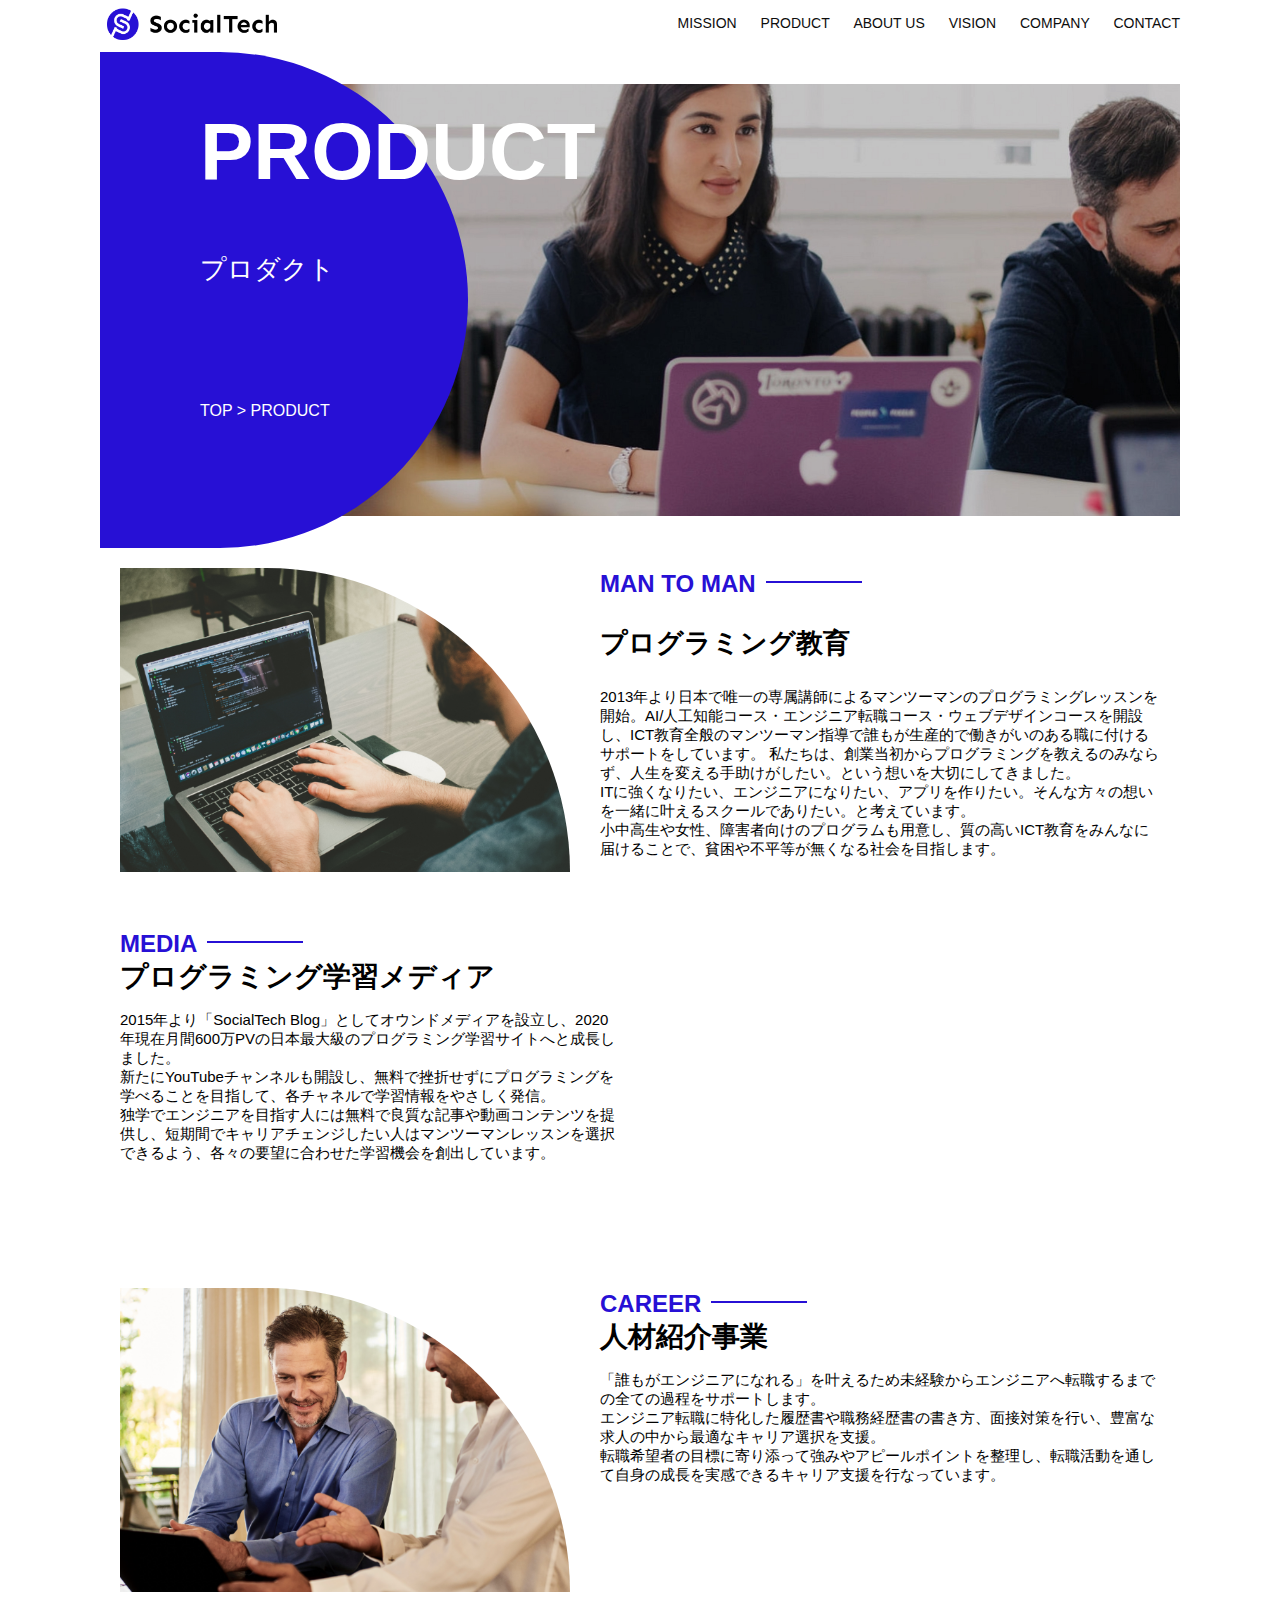
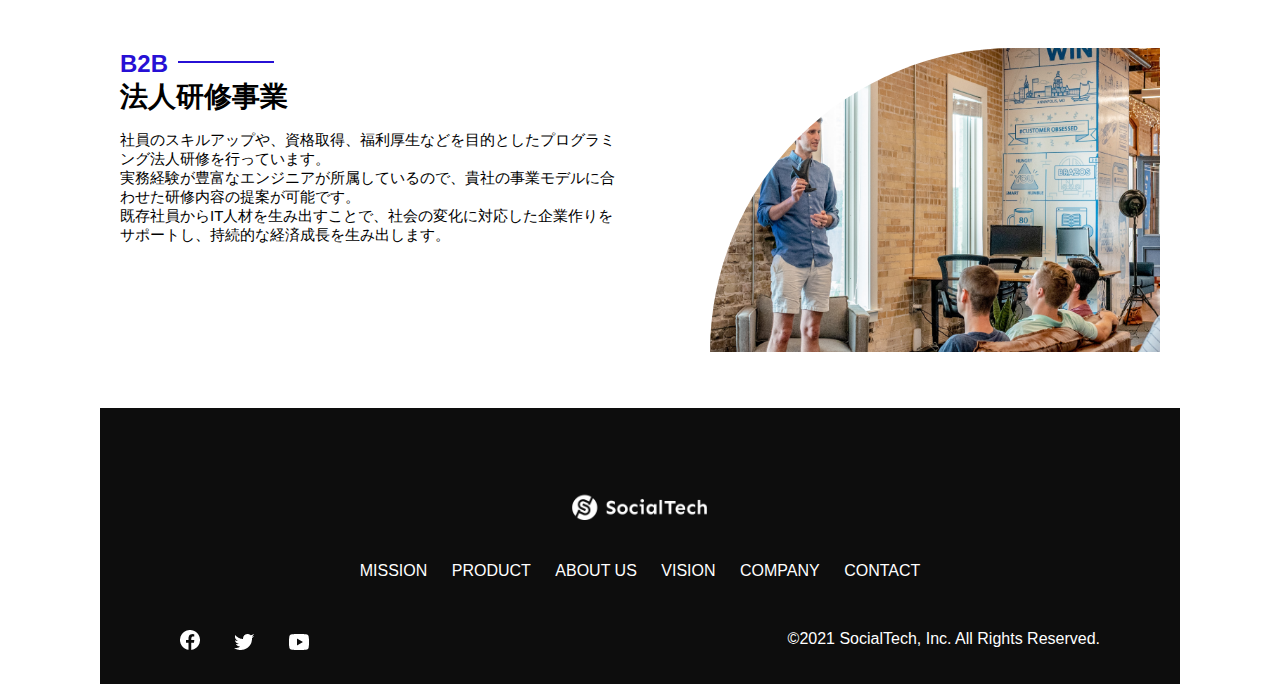
<file: product.html>
<!DOCTYPE html>
  <html>
  <head>
    <title>SocialTech -PRODUCT プロダクト-</title>
    <meta charset="UTF-8">
    <meta name="description" content="SocialTechの4つのプロダクトを紹介します">
    <meta name="viewport" content="width=device-width, initial-scale=1.0">
    <link rel="stylesheet" href="style.css">
  </head>
  
  <body>
    <!-- ヘッダー -->
    <header>
      <!-- ロゴ -->
      <a href="index.html" id="logo"><img src="images/logo.png" alt="トップページに戻る"></a>
  
      <!-- PC用ナビゲーション -->
      <nav id="nav-pc">
        <a href="mission.html">MISSION</a>
        <a href="product.html">PRODUCT</a>
        <a href="index.html#aboutus">ABOUT US</a>
        <a href="index.html#vision">VISION</a>
        <a href="index.html#company">COMPANY</a>
        <a href="index.html#contact">CONTACT</a>
      </nav>
  
      <!-- スマホ用メニューボタン -->
      <img id="menu-sp" src="images/button-menu.png" alt="ナビゲーションを開く" onclick="document.getElementById('nav-sp').style.display = 'block'">
  
      <!-- スマホ用ナビゲーション -->
      <nav id="nav-sp">
        <img id="close" src="images/button-close.png" alt="ナビゲーションを閉じる" onclick="document.getElementById('nav-sp').style.display = 'none'">
        <a id="logo-sp" href="index.html" onclick="document.getElementById('nav-sp').style.display = 'none'"><img
            src="images/logo-sp.png" alt="トップページに戻る"></a>
        <a class="menu" href="mission.html" onclick="document.getElementById('nav-sp').style.display = 'none'">MISSION</a>
        <a class="menu" href="product.html" onclick="document.getElementById('nav-sp').style.display = 'none'">PRODUCT</a>
        <a class="menu" href="index.html#aboutus" onclick="document.getElementById('nav-sp').style.display = 'none'">ABOUT
          US</a>
        <a class="menu" href="index.html#vision"
          onclick="document.getElementById('nav-sp').style.display = 'none'">VISION</a>
        <a class="menu" href="index.html#company"
          onclick="document.getElementById('nav-sp').style.display = 'none'">COMPANY</a>
        <a class="menu" href="index.html#contact"
          onclick="document.getElementById('nav-sp').style.display = 'none'">CONTACT</a>
        <div id="sns">
          <a href="https://www.facebook.com/sejuku2013"><img src="images/button-facebook.png" alt="Facebookのリンク"></a>
          <a href="https://twitter.com/samuraijuku"><img src="images/button-twitter.png" alt="Twitterのリンク"></a>
          <a href="https://www.youtube.com/channel/UCCFOQO5aDK0xXam4cUQXT8g"><img src="images/button-youtube.png" alt="YouTubeのリンク"></a>
        </div>
      </nav>
    </header>
    <main>
      <article>
         <section id="product-main">
           <div id="product-title">
             <h1>PRODUCT</h1>
             <span>プロダクト</span>
             <div>TOP > PRODUCT</div>
           </div>
         </section>
          <section class="product-section1">
            <img src="images/product/product-mantoman.png" alt="PCでコードを書く男性">
            <div>
              <h2 class="product-h2">MAN TO MAN</h2>
              <h3 calss="product-h3">プログラミング教育</h3>
              <p>
                2013年より日本で唯一の専属講師によるマンツーマンのプログラミングレッスンを開始。AI/人工知能コース・エンジニア転職コース・ウェブデザインコースを開設し、ICT教育全般のマンツーマン指導で誰もが生産的で働きがいのある職に付けるサポートをしています。
                私たちは、創業当初からプログラミングを教えるのみならず、人生を変える手助けがしたい。という想いを大切にしてきました。<br>ITに強くなりたい、エンジニアになりたい、アプリを作りたい。そんな方々の想いを一緒に叶えるスクールでありたい。と考えています。<br>小中高生や女性、障害者向けのプログラムも用意し、質の高いICT教育をみんなに届けることで、貧困や不平等が無くなる社会を目指します。
              </p>
            </div>
          </section>
          <section class="product-section2">
            <div>
              <h2 class="product-h2">MEDIA</h2>
              <h3 class="product-h3">プログラミング学習メディア</h3>
              <p>2015年より「SocialTech
                Blog」としてオウンドメディアを設立し、2020年現在月間600万PVの日本最大級のプログラミング学習サイトへと成長しました。<br>新たにYouTubeチャンネルも開設し、無料で挫折せずにプログラミングを学べることを目指して、各チャネルで学習情報をやさしく発信。<br>独学でエンジニアを目指す人には無料で良質な記事や動画コンテンツを提供し、短期間でキャリアチェンジしたい人はマンツーマンレッスンを選択できるよう、各々の要望に合わせた学習機会を創出しています。
              </p>
            </div>
          </section>
          <section class="product-section1">
            <img src="images/product/product-career.png" alt="笑顔で話し合う2人の男性">
            <div>
              <h2 class="product-h2">CAREER</h2>
              <h3 class="product-h3">人材紹介事業</h3>
              <p>
                「誰もがエンジニアになれる」を叶えるため未経験からエンジニアへ転職するまでの全ての過程をサポートします。<br>エンジニア転職に特化した履歴書や職務経歴書の書き方、面接対策を行い、豊富な求人の中から最適なキャリア選択を支援。<br>転職希望者の目標に寄り添って強みやアピールポイントを整理し、転職活動を通して自身の成長を実感できるキャリア支援を行なっています。<br>
              </p>
            </div>
          </section>
          <section class="product-section2">
            <div>
              <h2 class="product-h2">B2B</h2>
              <h3 class="product-h3">法人研修事業</h3>
              <p>
                社員のスキルアップや、資格取得、福利厚生などを目的としたプログラミング法人研修を行っています。<br>実務経験が豊富なエンジニアが所属しているので、貴社の事業モデルに合わせた研修内容の提案が可能です。<br>既存社員からIT人材を生み出すことで、社会の変化に対応した企業作りをサポートし、持続的な経済成長を生み出します。
              </p>
            </div>
            <img src="images/product/product-b2b.png" alt="講演中の男性とそれを聴く人々">
          </section>
      </article>
      <footer>
        <div id="footer-logo">
          <img src="images/logo-sp.png" alt="SocialTech">
        </div>
        <div id="footer-link">
          <a href="mission.html">MISSION</a>
          <a href="product.html">PRODUCT</a>
          <a href="index.html#aboutus">ABOUT US</a>
          <a href="index.html#vision">VISION</a>
          <a href="index.html#company">COMPANY</a>
          <a href="index.html#contact">CONTACT</a>
        </div>
        <div id="sns-footer">
          <a href="https://www.facebook.com/sejuku2013"><img src="images/button-facebook.png" alt="Facebookのリンク"></a>
          <a href="https://twitter.com/samuraijuku"><img src="images/button-twitter.png" alt="Twitterのリンク"></a>
          <a href="https://www.youtube.com/channel/UCCFOQO5aDK0xXam4cUQXT8g"><img src="images/button-youtube.png" alt="YouTubeのリンク"></a>
          <span id="copyright">&copy;2021 SocialTech, Inc. All Rights Reserved. </span>
        </div>
      </footer>
    </main>
  </body>
  
  </html>
</file>
<file: style.css>
/* PC、スマホ共通スタイル */
body {
  font-family: "Source Sans Pro", "Hiragino Kaku Gothic ProN", Meiryo, Arial, sans-serif;
}

p {
  font-size: 15px;
}

/* ===============
 PC用のスタイル
=================*/
@media screen and (min-width: 768px) {
  /* 横幅設定 */
  body {
    max-width: 1080px;
    min-width: 960px;
    margin: 0 auto 0 auto;
  }

  /* ヘッダー */
  header {
    display: flex;
    justify-content: space-between;
  }

  /* ナビゲーションのレイアウト */
  #nav-pc {
    font-size: 14px;
    padding-top: 15px;
  }

  /* ナビゲーションのリンクの装飾設定 */
  #nav-pc > a {
    text-decoration: none;
    margin-left: 20px;
  }
  #nav-pc > a:link {
    color: #0d0d0d;
  }
  #nav-pc > a:visited {
    color: #0d0d0d;
  }
  #nav-pc > a:hover {
    color: #0d0d0d;
    text-decoration: underline;
  }
  #nav-pc > a:active {
    color: #0d0d0d;
  }

  /* スマホ用ナビを非表示 */
  #nav-sp,
  #menu-sp {
    display: none;
  }

  /* メインビジュアル */
  #main-visual {
    position: relative;
    height: 400px;
  }

   #main-message {
     position: absolute;
     top: 0;
     left: 0;
     background-color: #2710d5;
     color: #ffffff;
     border-radius: 0 0 476px 0;
     max-width: 620px;
     height: 100%;
     width: 100%;
     z-index: 11;
   }

   #main-message > h1 {
    font-size: 60px;
    font-weight: bold;
    margin: 100px 0 0 50px;
   }
   #main-message > p {
    font-size: 28px;
    margin: 0 0 0 50px;
   }

   #main-visual > img {
    max-width: 620px;
    border-radius: 476px 0 0 0;
    position: absolute;
    top: 0;
    right: 0;
    z-index: 10;
   }

   /* 見出し */
   h2 {
    margin: 40px 0 0 0;
   }
   h2::after {
    content: url("images/line.png");
    margin-left: 10px;
   }
   h3 {
    font-size: 27px;
   }

   /* ミッション */
   #mission {
    margin: 80px auto 80px auto;
    width: 100%;
   }
   #mission-flex {
    width: 100%;
    display: flex;
   }
   #mission-flex > div {
    width: 50%;
    margin: 20px;
   }
   #mission-photo {
    width: 100%;
   }
   #s2dgs {
    margin-top: 50px;
    width: 100%;
   }
   /* プロダクト */
   #product {
    background-color: #fafafa;
    margin: 80px 0 80px 0;
    padding: 10px 40px 0px 40px;
   }
   /* 外枠 */
   #product > div {
    margin-top: 40px;
    display: flex;
   }
   /* 左のカラム */
   #product-left {
    width: 50%;
    margin-right: 20px;
   }
   /* 右のカラム */
   #product-right {
    width: 50%;
    margin-left: 20px;
    margin-top: 80px;
   }
   /* 画像＋説明の枠 */
   #product-left > div {
    position: relative;
    height: 480px;
    margin-right: 20px;
   }
   #product-right > div {
    position: relative;
    height: 480px;
    margin-left: 20px;
   }
   /* 画像 */
   .product-photo {
    width: 100%;
   }
   /* 説明文の枠 */
   .product-explain {
    background-color: #ffffff;
    position: absolute;
    left: 0;
    top: 280px;
    margin: 0 40px 0 40px;
    padding: 20px;
    box-shadow: 5px 5px 10px rgba(0, 0, 0, 0.05); 
   }
   /* 説明文の英語 */
   .product-explain > span {
     color: #2710d5;
     font-weight: bold;
     font-size: 16px;
     margin: 0;
   }
   /* 説明文の見出し */
   .product-explain > h3 {
     font-size: 20px;
     margin: 5px 0 5px 0;
   }
   /* 説明文 */
   .product-explain > p {
    font-size: 14px;
    margin: 0;
   }
   /* 「もっとみる」ボタン */
   #product-more {
     margin: 0 auto -42px auto;
   }
   /* ABOUT US */
   #aboutus {
     margin: 80px auto 80px auto;
   }
   /* 3つの組織文化と画像を入れる枠 */
   #aboutus > div {
     display: flex;
   }
   /* 画像 */
   .culture-img {
     width: 100%;
     align-self: flex-start;
   }
   .culture-img2 {
     margin-top: 50px;
     width: 100%;
   }
   /* 3つの組織文化の表 */
   .culture-table {
     margin-right: 50px;
    }
  /* 番号 */
  .culture-num {
    font-size: 80px;
    color: #2710d5;
    margin: 0 20px 0 0;
  }
  /* 組織文化英語 */
  .culture-en {
    color: #2710d5;
    font-weight: bold;
    font-size: 24px;
    display: block;
  }
  /* 組織文化日本語 */
  .culture-jp {
    font-size: 20px;
    font-weight: bold;
  }
  /* 説明文 */
  .culture-description {
    margin: 0;
  }
  /* ビジョン */
  #vision {
    margin: 80px auto 80px auto;
  }
  /* セクション内の外枠 */
  #vision > div {
    width: 100%;
    display: flex;
    justify-content: space-between;
    flex-wrap: wrap;
  }
  /* 7つの行動指針の枠 */
  .vision-box {
    width: 300px;
    height: 300px;
    margin-bottom: 30px;
    position: relative;
  }
  .vision-box > img {
    width: 100%;
    height: auto;
    position: absolute;
    top: 0;
    left: 0;
    z-index: 30;
  }
  .vision-box > span {
    position: absolute;
    top: 0;
    left: 0;
    z-index: 31;
    margin-right: 20px;
  }
  .vision-box > span > h4 {
    color: #2710d5;
    font-size: 19px;
    margin: 80px 0 0 0;
  }
  .vision-box > span > h4::first-letter {
    font-size: 40px;
  }
  .vision-box > span > h5 {
    font-size: 20px;
    margin: 0 0 0 0;
  }
  .vision-box > span > p {
    margin: 10px 0 0 0;
  }
  /* 企業事例 */
  #cases {
    margin: 40px auto 40px auto;
    width: 100%;
  }
  #cases > ul {
    display: flex;
    list-style: none;
    justify-content: center;
  }
  #cases > ul >li {
    width: 33%;
    margin: 20px;
  }
  /* カード */
  .case-card {
    background-color: #FFFFFF;
    min-height: 400px;
    box-shadow: 5px 5px 15px rgba(0, 0, 0, 0.2);
  }
  /* 画像 */
  .case-img{
    width: 100%;
  }
  /* テキスト情報 */
  .case-info {
    padding: 10px 20px;
  }
  .case-name {
    color: #2710d5;
    font-size: 19px;
  }
  .case-content {
    font-size: 14px;
  }
  /* 会社概要 */
  #company {
    margin: 80px auto 80px auto;
  }
  #company-table {
    width: 100%;
  }
  .tableheader {
    text-align: left;
    padding: 20px;
    border-bottom-color: #2710d5;
    border-bottom-width: 1px;
    border-bottom-style: solid;
    width: 100px;
  }
  .tableheader-first {
    text-align: left;
    padding: 20px;
    border-bottom-color: #2710d5;
    border-bottom-width: 1px;
    border-bottom-style: solid;
    border-top-color: #2710d5;
    border-top-width: 1px;
    border-top-style: solid;
    width: 100px;
  }
  .cell {
    padding: 30px;
    border-bottom-color: #ececec;
    border-bottom-width: 1px;
    border-bottom-style: solid;
  }
  .cell-first {
    padding: 30px;
    border-bottom-color: #ececec;
    border-bottom-width: 1px;
    border-bottom-style: solid;
    border-top-color: #ececec;
    border-top-width: 1px;
    border-top-style: solid;
  }
  #company > iframe {
    width: 100%;
    height: 368px;
    margin-top: 40px;
  }
  /* お問い合わせ */
  #contact {
    margin: 80px auto 80pa auto;
  }
  /* 外枠 */
  #contact > form > div {
    display: flex;
    flex-direction: row;
    flex-wrap: wrap;
    padding-bottom: 30px;
  }
  /* 左列の見出し */
  .contact-heading {
    width: 240px;
    align-self: center;
  }
  /* 見出しのラベル */
  .contact-label {
    font-weight: bold;
  }
  /* 必須 */
  .contact-span {
    color: #ce2222;
    margin: 0 0 0 20px;
    font-weight: bold;
  }
  /* テキストボックス */
  .contact-textbox {
    border-top: 0;
    border-left: 0;
    border-right: 0;
    border-bottom-width: 1px;
    border-bottom-color: #707070;
    border-bottom-style: solid;
    background-color: #fafafa;
    width: 400px;
    height: 56px;
  }
  /* お問い合わせ内容のテキストエリア */
  .contact-textarea {
    border-top: 0;
    border-left: 0;
    border-right: 0;
    border-bottom-width: 1px;
    border-bottom-color: #707070;
    border-bottom-style: solid;
    background-color: #fafafa;
    width: 400px;
    height: 200px;
  }
  /* 個人情報の取り扱い */
  details {
    width: 700px;
  }
  details > div {
    background-color: #fafafa;
    padding: 20px;
  }
  details > div > span {
    font-weight: bold;
  }
  /* フッター */
  footer {
    background-color: #0d0d0d;
    text-align: center;
    padding: 80px 80px 30px 80px;
  }
  #footer-logo {
    margin-bottom: 30px;
  }
  #footer-link {
    margin-bottom: 50px;
  }
  #footer-link > a {
    text-decoration: none;
    margin: 10px;
  }
  #footer-link > a:link {
    color: #ffffff;
  }
  #footer-link > a:visited {
    color: #ffffff;
  }
  #footer-link > a:hover {
    color: #ffffff;
    text-decoration: underline;
  }
  #footer-link > a:active {
    color: #ffffff;
  }
  #sns-footer {
    text-align: left;
    width: 100%;
  }
  #sns-footer > a {
    margin-right: 30px;
  }
  #copyright {
    color: #ffffff;
    float: right
  }

  /* mission.html用スタイル */
  /* ミッションのメインビジュアル */
  #mission-main {
    height: 496px;
    width: 100%;
    background-image: url("images/mission/mission-main.png");
    background-repeat: no-repeat;
    background-position-y: center;
  }

  #mission-title {
    background-color: #2710d5;
    width: 368px;
    color: #ffffff;
    height: 496px;
    border-radius: 0 248px 248px 0;
    position: relative;
  }

  #mission-title > h1 {
    position: absolute;
    top: 0;
    left: 100px;
    font-size: 80px;
  }

  #mission-title > span {
    position: absolute;
    top: 200px;
    left: 100px;
    font-size: 26px;
  }

  #mission-title > div {
    position: absolute;
    top: 350px;
    left: 100px;
    font-size: 16px;
  }

  #mission-s2dgs {
    width: 100%;
    margin: 20px;
  }

  .mission-h2 {
    color: #2710d5;
    font-size: 40px;
  }

  .mission-h2::after {
    content: none;
  }

  #mission-5goals {
    margin: 20px;
    display: flex;
  }

  #mission-5goals > div {
    flex-grow: 1;
    padding: 20px;
  }

  #mission-5goals > div > div {
    margin-bottom: 40px;
  }

  .fivegoals-image-right {
    float: right;
    margin: 20px;
  }

  .fivegoals-image-left {
    float: left;
    margin: 20px;
  }
  
  .fivegoals-number {
    color: #2710d5;
    font-size: 48px;
    margin: 0;
  }

  .fivegoals-h3 {
    font-size: 28px;
    margin: 0;
  }

  .fivegoals-p {
    margin: 0;
  }

  /* プロダクトページ */
  #product-main {
    height: 496px;
    width: 100%;
    background-image: url("images/product/product-main.png");
    background-repeat: no-repeat;
    background-position-y: center;
  }
  #product-title {
    background-color: #2710d5;
    width: 368px;
    color: #ffffff;
    height: 496px;
    border-radius: 0 248px 248px 0;
    position: relative;
  }
  #product-title > h1 {
    position: absolute;
    top: 0;
    left: 100px;
    font-size: 80px;
  }

  #product-title > span {
    position: absolute;
    top: 200px;
    left: 100px;
    font-size: 26px;
  }
  #product-title > div {
    position: absolute;
    top: 350px;
    left: 100px;
    font-size: 16px;
  }

  /* セクション1 */
  .product-section1 {
    position: relative;
    margin: 20px;
    height: 340px;
  }

  .product-section1 > img {
    position: absolute;
    top: 0;
    left: 0;
    width: 450px;
    margin: 0 40px 30px 0;
    border-radius: 0 432px 0 0;
  }

  .product-section1 > div {
    position: absolute;
    top: 0;
    left: 480px;
  }

  /* セクション2 */
  .product-section2 {
    position: relative;
    margin: 20px;
    height: 340px;
  }

  .product-section2 > img {
    position: absolute;
    top: 0;
    right: 0;
    width: 450px;
    margin: 0 0 30px 40px;
    border-radius: 432px 0 0 0;
  }

  .product-section2 > div {
    width: 500px;
    position: absolute;
    top: 0;
    left: 0;
  }

  .product-h2 {
    color: #2710d5;
    font-size: 24px;
    margin: 0;
  }

  .product-h3 {
    font-size: 28px;
    margin: 0;
  }

  }

  /* ====================
  スマートフォン用のスタイル
  ======================*/
  @media screen and (max-width: 767px){
    body {
      min-width: 375px;
      margin: 0;
    }
  /* PC用ナビゲーション非表示 */
    #nav-pc {
      display: none;
    }
  /* ハンバーガーメニュー */
    #menu-sp {
      float: right;
      padding: 0;
    }
    /* スマホ用ナビゲーションの表示切替 */
    /* 初期状態、レイアウトと非表示設定 */
     #nav-sp {
       background-color: #2710d5;
       position: absolute;
       left: 0;
       top: 0;
       height: 100%;
       width: 100%;
       display: none;
       z-index: 100;
     }
    /* ×ボタン */
     #close {
      position: absolute;
      top: 20px;
      right: 20px;
     }
    /* ナビゲーションメニュー用ロゴ */
     #logo-sp {
       margin: 80px 0 30px 20px;
     }
     /* ナビゲーションのリンクの装飾設定 */
      #nav-sp > a {
        display: block;
      }
      #nav-sp > a:link {
        color: #ffffff;
      }
      #nav-sp > a:visited {
        color: #ffffff;
      }
      #nav-sp > a:hover {
        color: #ffffff;
        text-decoration: underline;
      }
      #nav-sp > a:active {
        color: #ffffff;
      }
      #nav-sp > .menu {
        text-decoration: none;
        display: block;
        margin: 0 20px 0 20px;
        height: 44px;
        font-size: 16px;
        background-image: url("images/arrow.png");
        background-repeat: no-repeat;
        background-position: right top;
      }
      #sns {
        position: absolute;
        bottom: 20px;
        left: 20px;
      }
      #sns > a {
        margin-right: 30px;
      }

      /*  メインビジュアル */
      #main-visual {
        position: relative;
        height: 470px;
        width: 100%;
        overflow: hidden;
      }
      #main-visual > div {
        position: absolute;
        top: 0;
        left: 0;
        background-color: #2710d5;
        color: white;
        border-radius: 0 0 476px 0;
        text-align: center;
        height: 280px;
        width: 100%;
        z-index: 11;
      }
      #main-visual > div > h1 {
        font-size: 28px;
        margin: 90px 0 0 0;
      }
      #main-visual > div > p {
        margin: 0;
      }
      #main-visual > img {
        width: 100%;
        border-radius: 476px 0 0 0;
        z-index: 10;
        position: absolute;
        bottom: 0;
        right: 0;
      }
      
      /* 見出し */
      h2::after {
        content: url("images/line.png");
        margin-left: 10px;
      }
      h3 {
        font-size: 24px;
        margin: 10px 0 0 0;
      }

      /* ミッション */
      #mission {
        margin: 20px;
      }
      #mission-photo {
        width: 100%;
      }
      #s2dgs {
        width: 100%;
      }

      /* プロダクト */
      #product {
        background-color: #fafafa;
        padding-top: 10px;
      }
      #product h2 {
        margin-left: 20px;
      }
      /* 外枠 */
      /* 左右のカラム　スマホでは縦並び */
      #product-left,
      #product-right {
        margin-right: 20px;
        margin-left: 20px;
      }

      /* 画像＋説明の枠 */
      #product-left > div,
      #product-right > div {
        position: relative;
        height: 540px;
      }
      /* 説明文の枠 */
      .product-explain {
        background-color: #ffffff;
        position: absolute;
        left: 0;
        bottom: 50px;
        padding: 20px;
        box-shadow: 5px 5px 10px rgba(0, 0, 0, 0.05);
      }
      .product-explain > span {
        color: #2710d5;
        font-weight: bold;
        font-size: 16px;
        margin: 0px;
      }
      .product-explain > h3 {
        margin: 10px 0 10px 0;
      }
      /* 画像 */
      .product-photo {
        width: 100%;
      }
      #product-more > img {
        margin: 0 0 -42px 20px;
      }

      /* ABOUT US */
      #aboutus {
        margin: 80px 20px 80px 20px;
      }
      #aboutus > div {
        display: flex;
        flex-direction: column;
      }
      .culture-table {
        width: 100%;
        padding-right: 20px;
        order: 2;
      }
      .culture-img {
        width: 100%;
        order: 1;
      }
      .culture-img2 {
        width: 100%;
      }
      .culture-num {
        font-size: 80px;
        color: #2710d5;
      }
      .culture-en {
        color: #2710d5;
        font-weight: bold;
        font-size: 24px;
        display: block;
      }
      .culture-jp {
        display: block;
      }
      .culture-description {
        margin: 0;
      }

      /* ビジョン */
      #vision {
        margin: 80px 20px 80px 20px;
      }
      .vision-box {
        width: 300px;
        height: 300px;
        margin-bottom: 30px;
        position: relative;
      }
      .vision-box > img {
        width: 100%;
        height: auto;
        position: absolute;
        top: 0;
        left: 0;
        z-index: 30;
      }
      .vision-box > span {
        position: absolute;
        top: 0;
        left: 0;
        z-index: 31;
        margin-right: 20px;
      }
      .vision-box > span > h4 {
        color: #2710d5;
        font-size: 19px;
        margin: 60px 0 0 0;
      }
      .vision-box > span > h5 {
        font-size: 20px;
        margin: 0 0 0 0;
      }
      .vision-box > span > p {
        margin: 10px 0 0 0;
      }

      /* 会社概要 */
      #company {
        margin: 0 20px 0 20px;
      }
      #company > h3 {
        margin-bottom: 20px;
      }
      #company > table {
        width: 100%;
      }
      .tableheader-first {
        text-align: left;
        padding: 20px;
        border-bottom-color: #2710d5;
        border-bottom-width: 1px;
        border-bottom-style: solid;
        border-top-color: #2710d5;
        border-top-width: 1px;
        border-top-style: solid;
        width: 50px;
      }
      .tableheader {
        text-align: left;
        padding: 20px;
        border-bottom-color: #2710d5;
        border-bottom-width: 1px;
        border-bottom-style: solid;
        width: 50px;
      }
      .cell {
        padding: 20px;
        border-bottom-color: #ececec;
        border-bottom-width: 1px;
        border-bottom-style: solid;
      }
      .cell-first {
        padding: 20px;
        border-bottom-color: #ececec;
        border-bottom-width: 1px;
        border-bottom-style: solid;
        border-top-color: #ececec;
        border-top-width: 1px;
        border-top-style: solid;
      }
      #company > iframe {
        width: 100%;
        height: 240px;
        margin: 40px 0 0 0;
      }

      /* お問い合わせ */
      #contact {
        margin: 80px 20px 80px 20px;
      }
      #contact > h3 {
        margin-bottom: 20px;
      }
      #contact > form > div {
        margin-bottom: 20px;
      }
      .contact-heading {
        margin-bottom: 20px;
      }

      /* ラベル */
      .contact-label {
        font-weight: bold;
      }
      /* 必須 */
      .contact-span {
        color: #ce2222;
        margin: 0 0 0 20px;
        font-weight: bold;
      }
      .contact-textbox {
        height: 56px;
        border-top: 0;
        border-left: 0;
        border-right: 0;
        background-color: #fafafa;
        border-bottom-color: #707070;
        border-bottom-width: 1px;
        border-style: solid;
        min-width: 300px;
        width: 100%;
      }
      .contact-textarea {
        height: 150px;
        border-top: 0;
        border-left: 0;
        border-right: 0;
        background-color: #fafafa;
        width: 100%;
      }
      .radiobutton {
        margin-bottom: 20px;
      }
      .radiobutton + label::after {
        content: "\A";
        white-space: pre;
      }

      /* フッター */
      footer {
        background-color: #0d0d0d;
        padding: 30px 20px 50px 20px;
      }
      #footer-logo {
        margin-bottom: 30px;
      }
      #footer-link {
        margin-bottom: 50px;
      }
      #footer-link > a {
        text-decoration: none;
        margin: 0 20px 30px 0;
        display: block;
        background-image: url("images/arrow.png");
        background-repeat: no-repeat;
        background-position: right top;
      }
      #footer-link > a:link {
        color: #ffffff;
      }
      #footer-link > a:visited {
        color: #ffffff;
      }
      #footer-link > a:hover {
        color: #ffffff;
        text-decoration: underline;
      }
      #footer-link > a:active {
        color: #ffffff;
      }
      #sns-footer > a {
          margin-right: 30px;
      }
      #copyright {
          font-size: 12px;
          display: block;
          margin-top: 30px;
          color: #ffffff;
      }

      /* mission.html用スタイル */
      /* ミッションのメインビジュアル */
      #mission-main {
        height: 256px;
        width: 100%;
        background-image: url("images/mission/mission-main.png");
        background-repeat: no-repeat;
        background-position-y: center;
        background-size: auto 208px;
      }

      #mission-title {
        background-color: #2710d5;
        width: 136px;
        color: #ffffff;
        height: 256px;
        border-radius: 0 248px 248px 0;
        position: relative;
      }
      #mission-title > h1 {
        position: absolute;
        top: 0;
        left: 20px;
        font-size: 40px;
      }
      #mission-title > span {
        position: absolute;
        top: 110px;
        left: 20px;
        font-size: 18px;
      }
      #mission-title > div {
        position: absolute;
        top: 180px;
        left: 20px;
        font-size: 13px;
      }

       /* ミッションページ　S2DGSの設定 */
       #mission-s2dgs {
        margin: 20px;
       }

       .mission-h2 {
        color: #2710d5;
        font-size: 38px;
        margin: 0px;
       }

       .mission-h2::after {
        content: none;
       }

       #mission-s2dgs > img {
        width: 100%;
       }

       /* ミッションページ　5Goalsの設定 */
       #mission-5goals {
        margin: 20px;
       }

       #mission-5goals > div > div {
        margin-bottom: 40px;
       }

       #s2dgs-image {
        width: 100%;
       }
       .fivegoals-image-right {
        margin: 20px auto 20px auto;
        display: block;
       }

       .fivegoals-image-left {
        margin: 20px auto 20px auto;
        display: block;
       }

       .fivegoals-number {
        color: #2710d5;
        font-size: 48px;
        margin: 0;
       }
       .fivegoals-h3 {
        font-size: 28px;
        margin: 0;
       }
       .fivegoals-p {
        margin: 0;
       }

       /* プロダクトページ */
       #product-main {
        height: 256px;
        width: 100%;
        background-image: url("images/product/product-main.png");
        background-repeat: no-repeat;
        background-position-y: center;
        background-size: auto 208px;
       }
       #product-title {
        background-color: #2710d5;
        width: 136px;
        color: #ffffff;
        height: 256px;
        border-radius: 0 248px 248px 0;
        position: relative;
       }
       #product-title > h1 {
        position: absolute;
        top: 0;
        left: 20px;
        font-size: 40px;
       }
       #product-title > span {
        position: absolute;
        top: 110px;
        left: 20px;
        font-size: 18px;
       }
       #product-title > div {
        position: absolute;
        top: 180px;
        left: 20px;
        font-size: 13px;
       }

       .product-section1 {
        margin: 20px;
       }

       .product-section1 > img {
        width: 100%;
        border-radius: 0 300px 0 0;
       }
       .product-section2 {
        margin: 20px;
        display: flex;
        flex-direction: column;
       }
       .product-section2 > img {
        order: 1;
        width: 100%;
        border-radius: 300px 0 0 0;
       }
       .product-section2 > div {
        order: 2;
       }
       .product-h2 {
        color: #2710d5;
        font-size: 24px;
        margin: 0;
       }
       .product-h3 {
        font-size: 28px;
        margin: 0;
       }
    }
</file>
